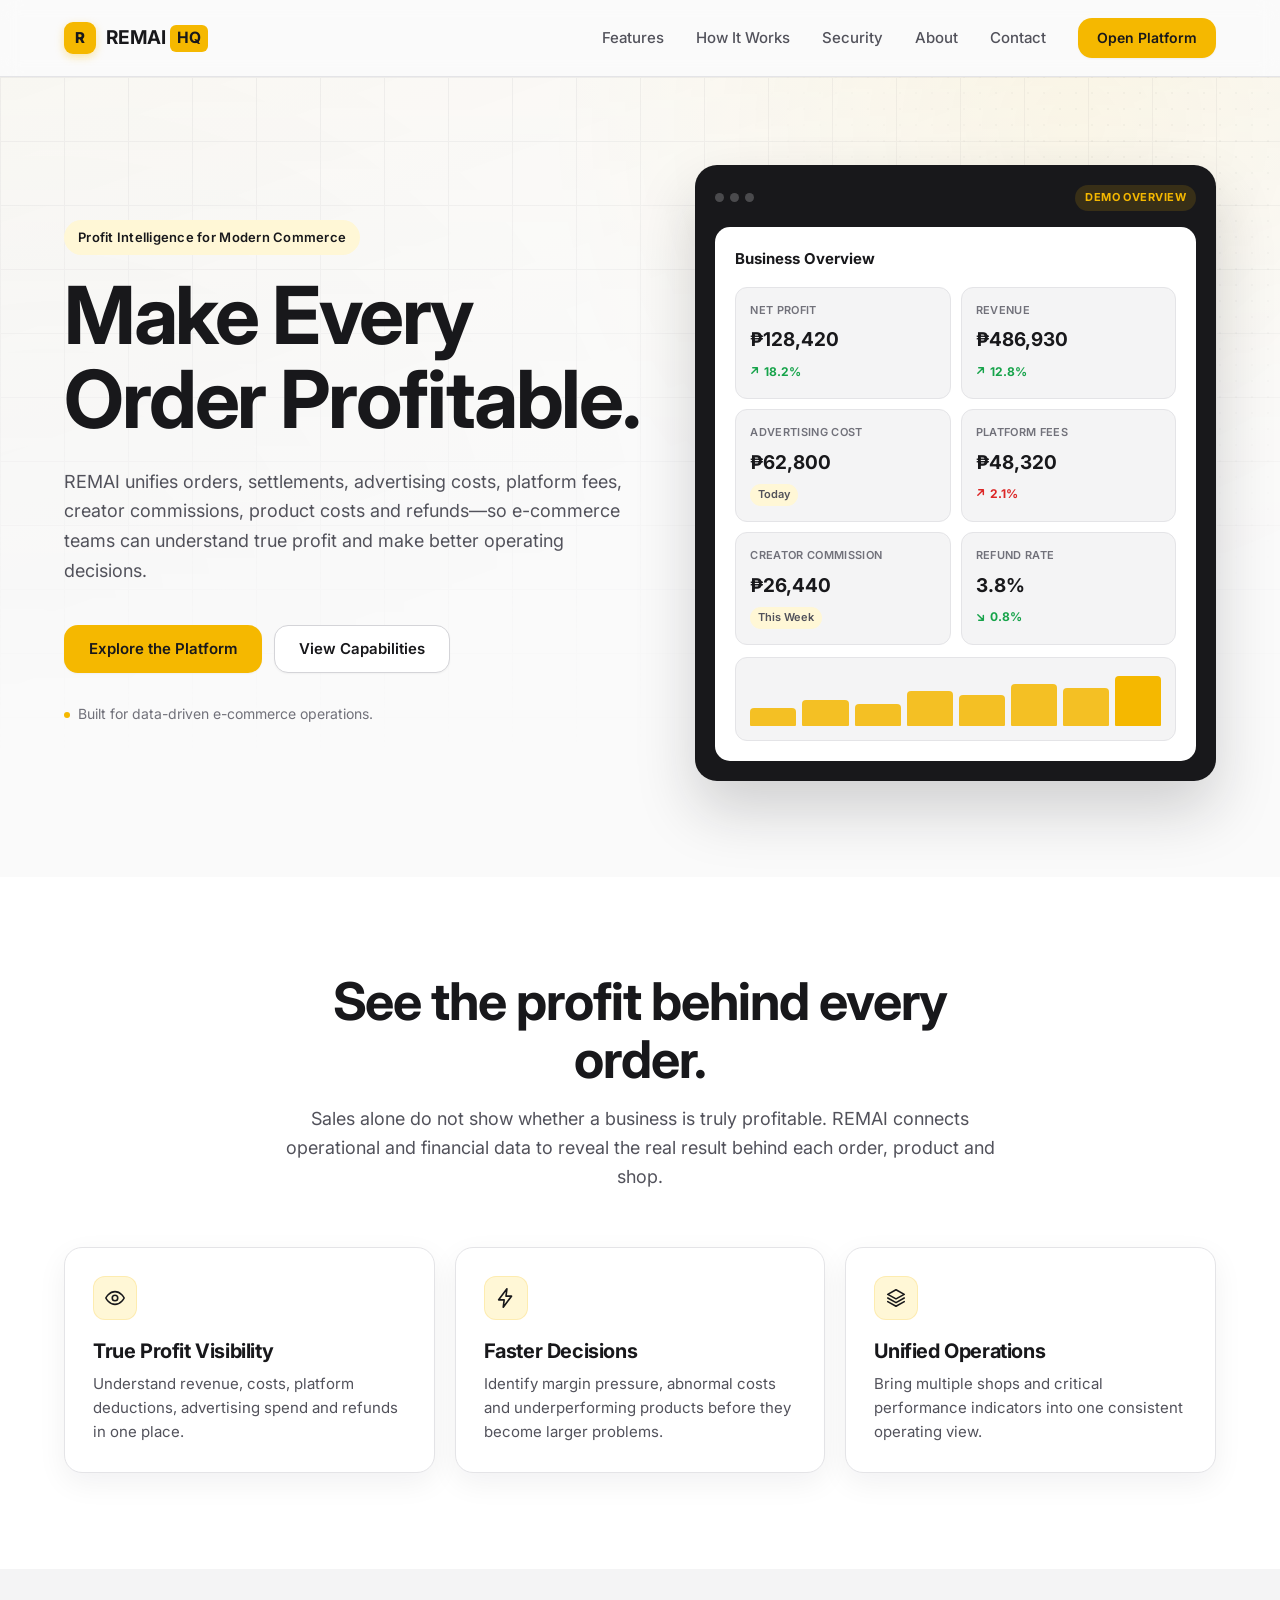
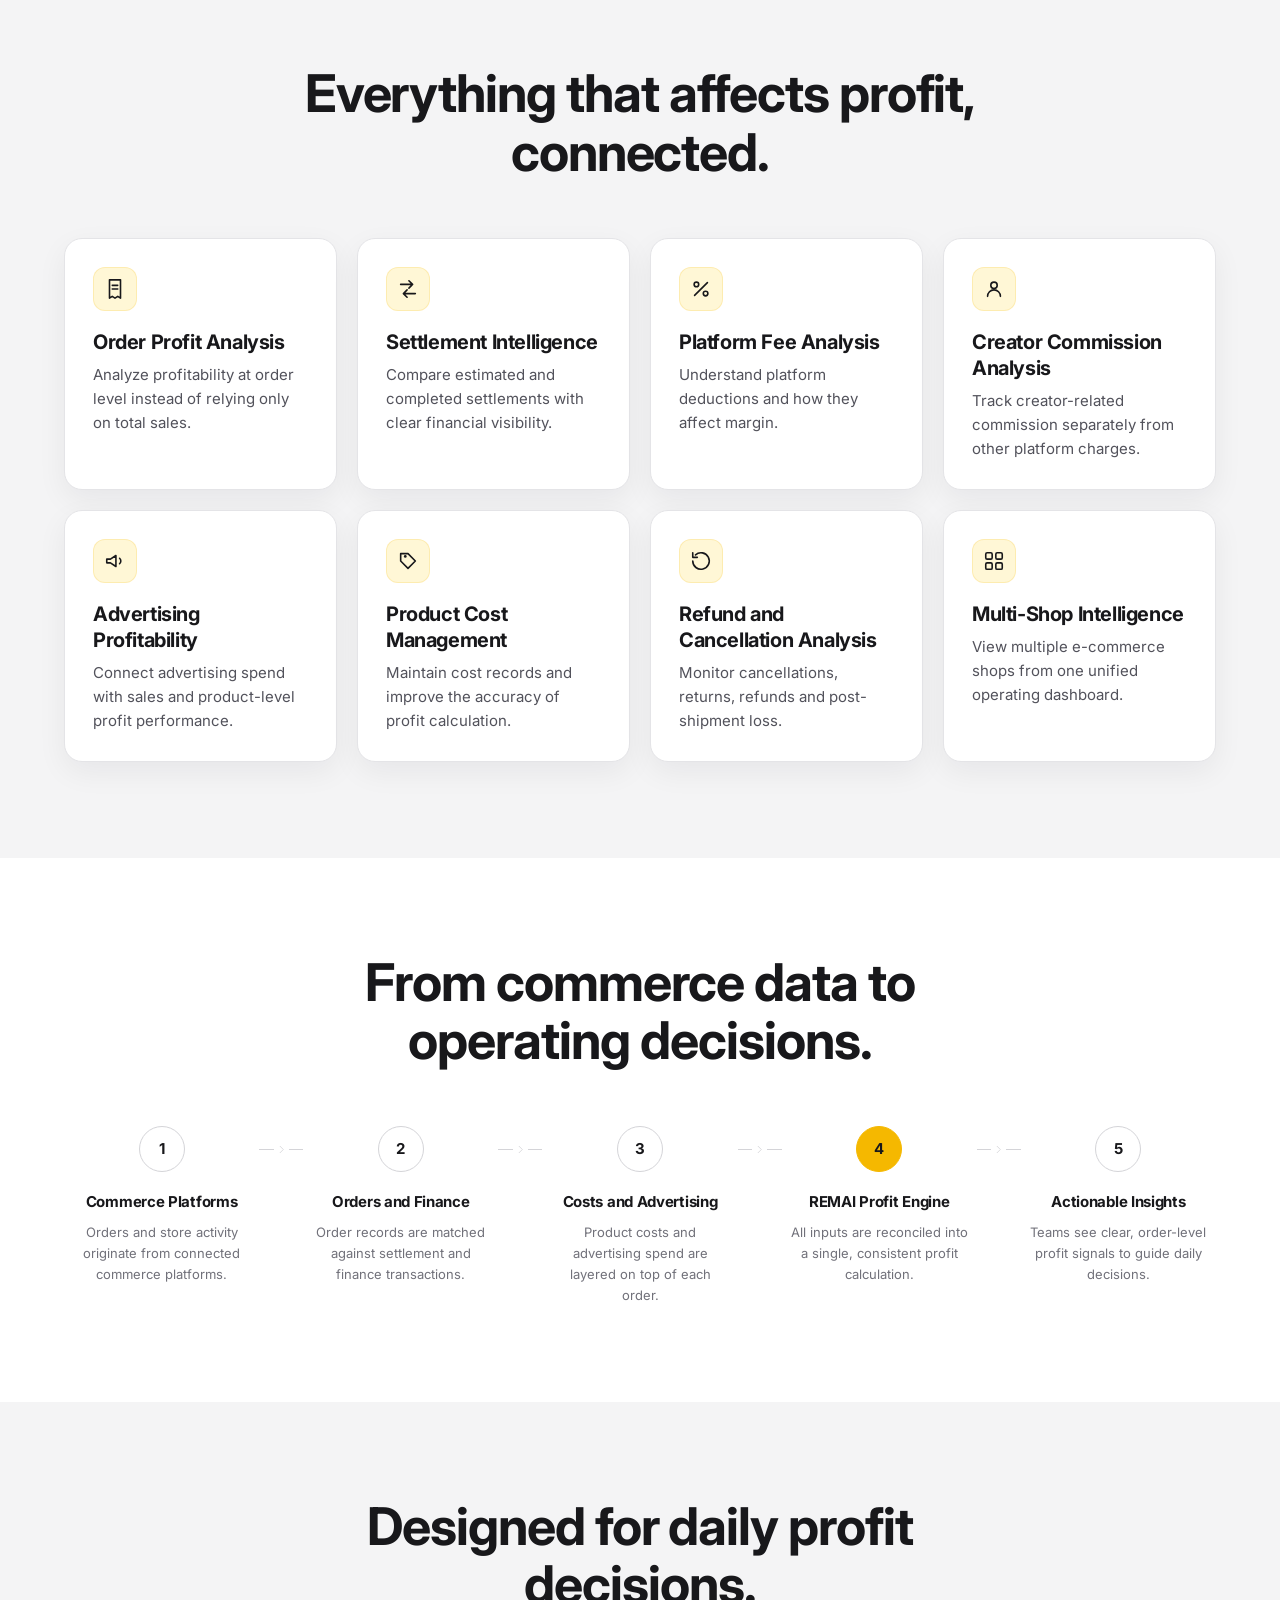
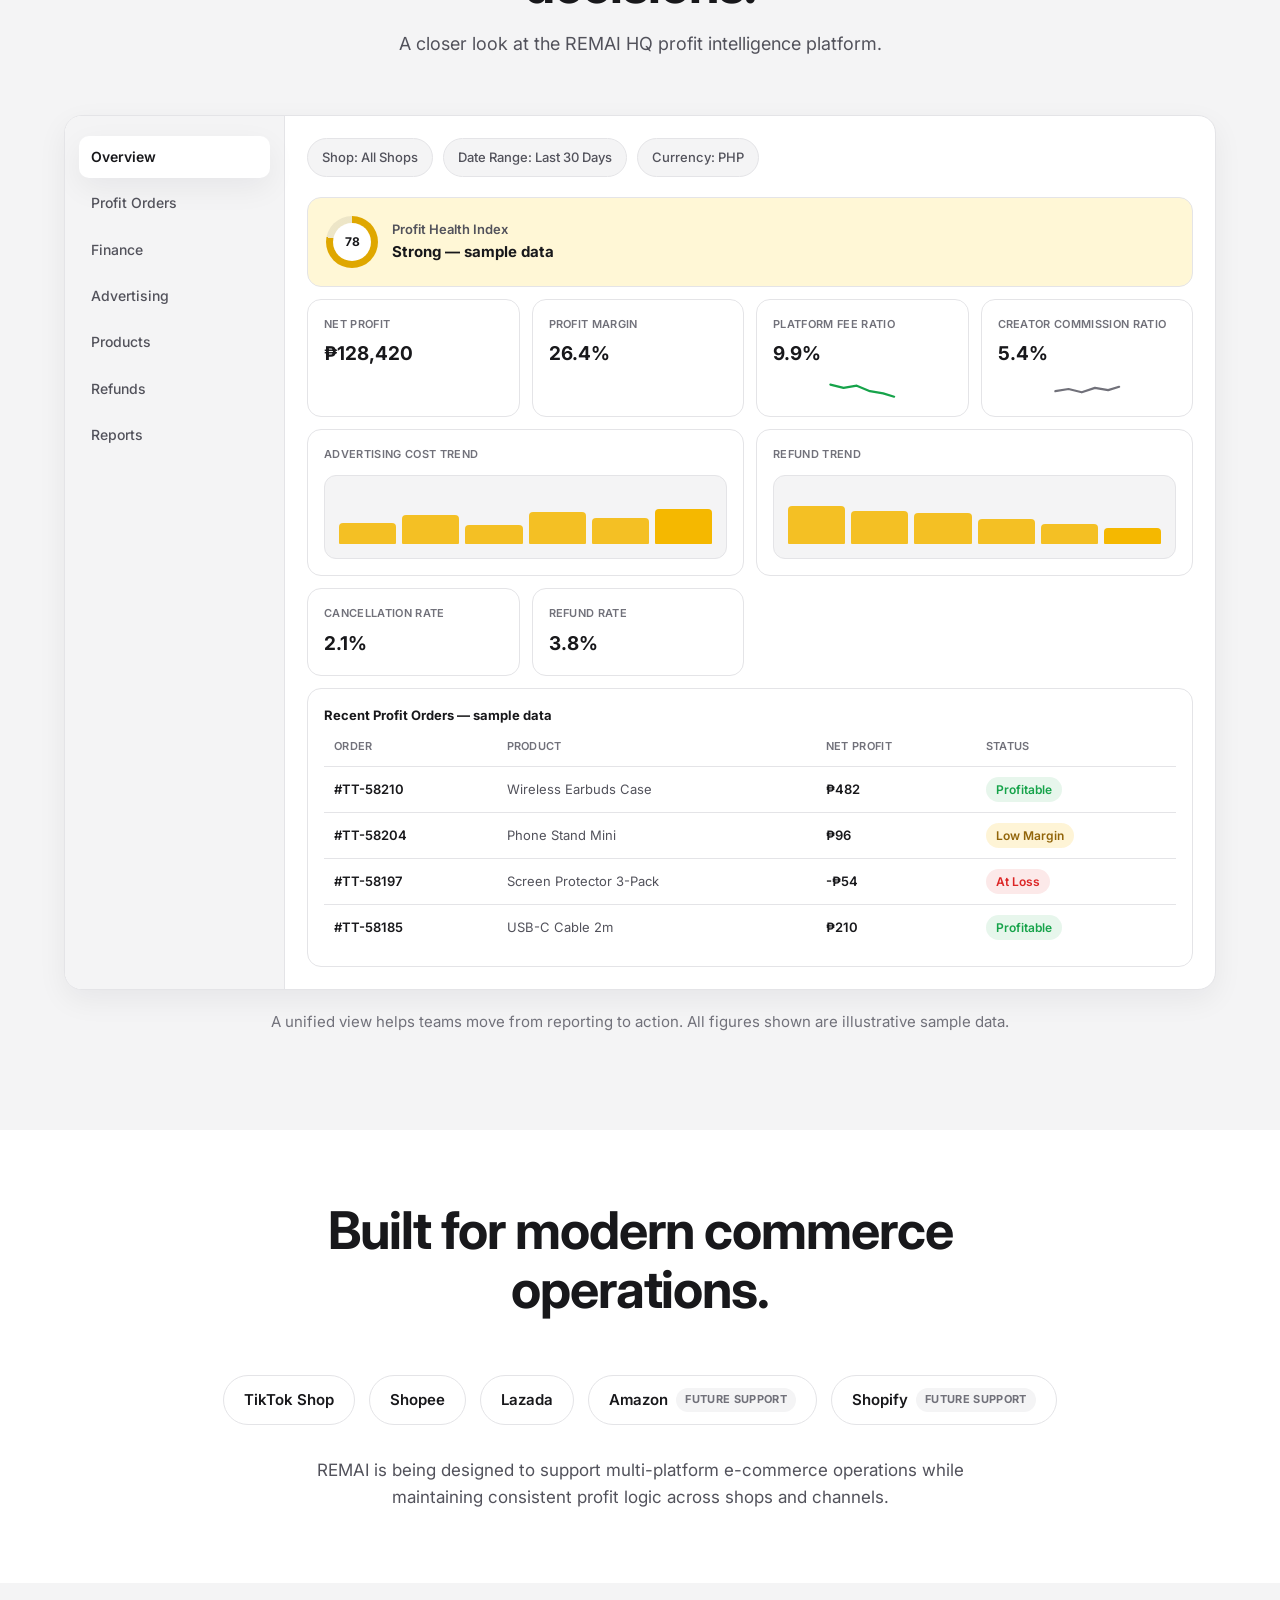
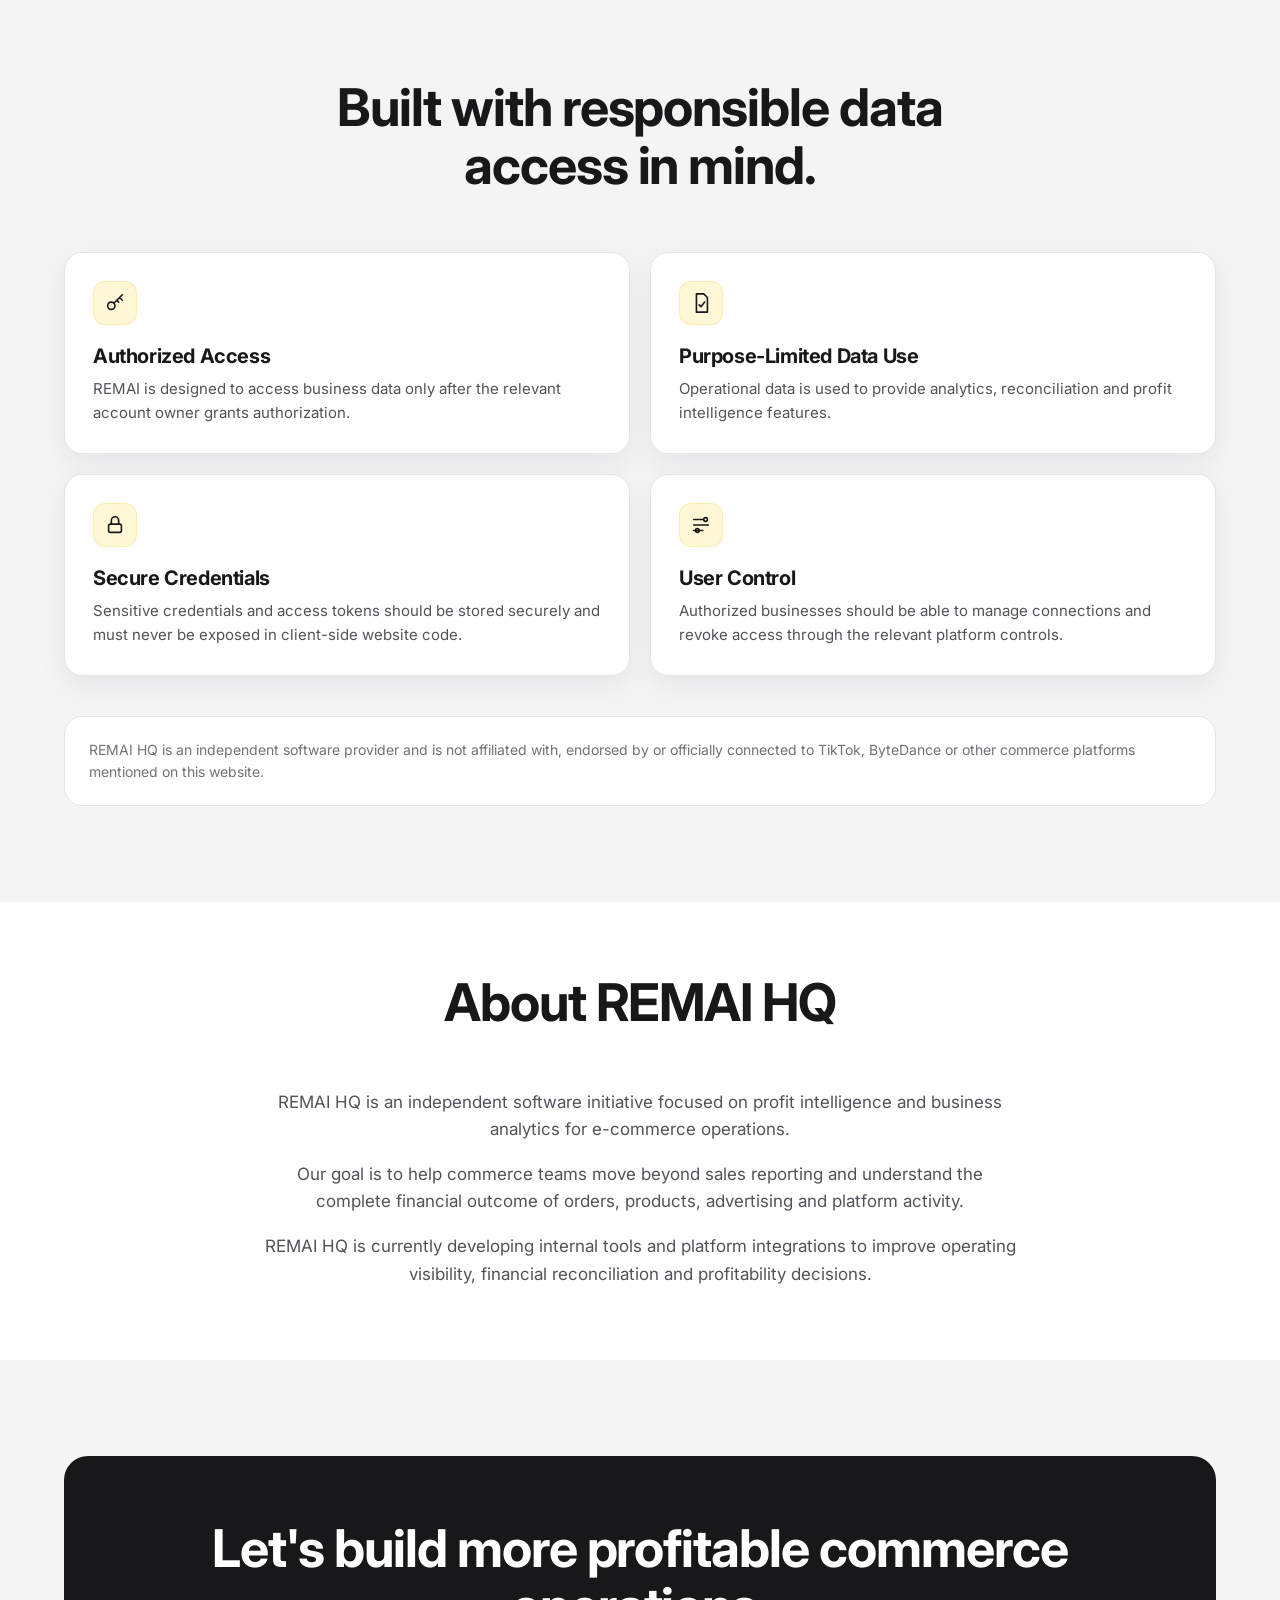
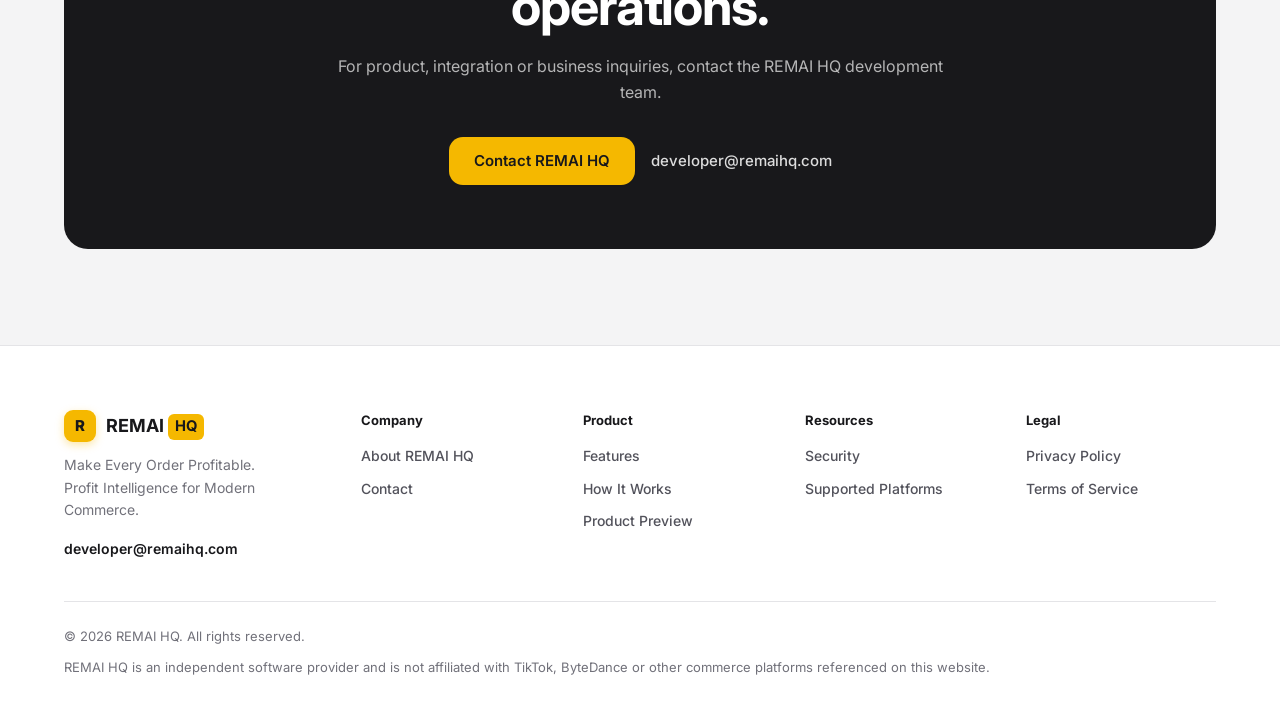
<file: index.html>
<!DOCTYPE html>
<html lang="en">
<head>
  <meta charset="UTF-8">
  <meta name="viewport" content="width=device-width, initial-scale=1.0">

  <title>REMAI HQ | Profit Intelligence for Modern Commerce</title>
  <meta name="description" content="REMAI HQ helps e-commerce teams understand true profit by connecting orders, settlements, advertising costs, platform fees, creator commissions, product costs and refunds.">

  <link rel="canonical" href="https://remaihq.com/">
  <meta name="theme-color" content="#FAFAFA">
  <link rel="icon" type="image/svg+xml" href="assets/img/favicon.svg">

  <meta property="og:title" content="REMAI HQ | Profit Intelligence for Modern Commerce">
  <meta property="og:description" content="REMAI HQ helps e-commerce teams understand true profit by connecting orders, settlements, advertising costs, platform fees, creator commissions, product costs and refunds.">
  <meta property="og:url" content="https://remaihq.com/">
  <meta property="og:type" content="website">
  <meta property="og:site_name" content="REMAI HQ">

  <meta name="twitter:card" content="summary">
  <meta name="twitter:title" content="REMAI HQ | Profit Intelligence for Modern Commerce">
  <meta name="twitter:description" content="REMAI HQ helps e-commerce teams understand true profit by connecting orders, settlements, advertising costs, platform fees, creator commissions, product costs and refunds.">

  <link rel="preconnect" href="https://fonts.googleapis.com">
  <link rel="preconnect" href="https://fonts.gstatic.com" crossorigin>
  <link href="https://fonts.googleapis.com/css2?family=Inter:wght@400;500;600;700&display=swap" rel="stylesheet">

  <link rel="stylesheet" href="assets/css/styles.css">

  <script type="application/ld+json">
  {
    "@context": "https://schema.org",
    "@type": "Organization",
    "name": "REMAI HQ",
    "url": "https://remaihq.com",
    "email": "developer@remaihq.com"
  }
  </script>
</head>
<body>

  <header class="site-header">
    <div class="container navbar">
      <a href="#" class="brand" aria-label="REMAI HQ home">
        <span class="brand-mark" aria-hidden="true"><span>R</span></span>
        <span><span class="brand-word-remai">REMAI</span> <span class="brand-word-hq">HQ</span></span>
      </a>

      <nav class="nav-links" data-nav-links data-open="false" aria-label="Primary">
        <a href="#features">Features</a>
        <a href="#how-it-works">How It Works</a>
        <a href="#security">Security</a>
        <a href="#about">About</a>
        <a href="#contact">Contact</a>
        <a href="#contact" class="btn btn-primary btn-sm">Open Platform</a>
      </nav>

      <button class="nav-toggle" data-nav-toggle type="button" aria-label="Toggle navigation menu" aria-expanded="false">
        <svg viewBox="0 0 24 24" fill="none" stroke="currentColor" stroke-width="1.75" stroke-linecap="round" aria-hidden="true">
          <path d="M3 6h18M3 12h18M3 18h18"/>
        </svg>
      </button>
    </div>
  </header>

  <main>

    <!-- Hero -->
    <section class="hero">
      <div class="container hero-grid">
        <div class="hero-copy">
          <span class="eyebrow">Profit Intelligence for Modern Commerce</span>
          <h1>Make Every Order Profitable.</h1>
          <p class="lede">
            REMAI unifies orders, settlements, advertising costs, platform fees, creator commissions,
            product costs and refunds—so e-commerce teams can understand true profit and make better
            operating decisions.
          </p>
          <div class="hero-actions">
            <a href="#product" class="btn btn-primary">Explore the Platform</a>
            <a href="#features" class="btn btn-secondary">View Capabilities</a>
          </div>
          <p class="hero-note">Built for data-driven e-commerce operations.</p>
        </div>

        <div class="dashboard-card" role="img" aria-label="Example REMAI profit dashboard with demo figures" data-animate>
          <div class="dashboard-chrome">
            <div class="dashboard-dots"><span></span><span></span><span></span></div>
            <span class="dashboard-tag">Demo overview</span>
          </div>
          <div class="dashboard-panel">
            <div class="dashboard-panel-title">Business Overview</div>
            <div class="metric-grid">
              <div class="metric-tile">
                <div class="metric-label">Net Profit</div>
                <div class="metric-value">₱128,420</div>
                <span class="metric-trend is-good">
                  <svg viewBox="0 0 12 12" fill="none" stroke="currentColor" stroke-width="1.6" stroke-linecap="round" stroke-linejoin="round" aria-hidden="true"><path d="M2 8 8 2M8 2H3M8 2v5"/></svg>
                  18.2%
                </span>
              </div>
              <div class="metric-tile">
                <div class="metric-label">Revenue</div>
                <div class="metric-value">₱486,930</div>
                <span class="metric-trend is-good">
                  <svg viewBox="0 0 12 12" fill="none" stroke="currentColor" stroke-width="1.6" stroke-linecap="round" stroke-linejoin="round" aria-hidden="true"><path d="M2 8 8 2M8 2H3M8 2v5"/></svg>
                  12.8%
                </span>
              </div>
              <div class="metric-tile">
                <div class="metric-label">Advertising Cost</div>
                <div class="metric-value">₱62,800</div>
                <span class="metric-period">Today</span>
              </div>
              <div class="metric-tile">
                <div class="metric-label">Platform Fees</div>
                <div class="metric-value">₱48,320</div>
                <span class="metric-trend is-bad">
                  <svg viewBox="0 0 12 12" fill="none" stroke="currentColor" stroke-width="1.6" stroke-linecap="round" stroke-linejoin="round" aria-hidden="true"><path d="M2 8 8 2M8 2H3M8 2v5"/></svg>
                  2.1%
                </span>
              </div>
              <div class="metric-tile">
                <div class="metric-label">Creator Commission</div>
                <div class="metric-value">₱26,440</div>
                <span class="metric-period">This Week</span>
              </div>
              <div class="metric-tile">
                <div class="metric-label">Refund Rate</div>
                <div class="metric-value">3.8%</div>
                <span class="metric-trend is-good">
                  <svg viewBox="0 0 12 12" fill="none" stroke="currentColor" stroke-width="1.6" stroke-linecap="round" stroke-linejoin="round" aria-hidden="true"><path d="M2 4 8 10M8 10H3M8 10V5"/></svg>
                  0.8%
                </span>
              </div>
            </div>
            <div class="mini-chart" aria-hidden="true">
              <div class="bar" style="height: 32%;"></div>
              <div class="bar" style="height: 48%;"></div>
              <div class="bar" style="height: 40%;"></div>
              <div class="bar" style="height: 64%;"></div>
              <div class="bar" style="height: 56%;"></div>
              <div class="bar" style="height: 78%;"></div>
              <div class="bar" style="height: 70%;"></div>
              <div class="bar" style="height: 92%;"></div>
            </div>
          </div>
        </div>
      </div>
    </section>

    <!-- Product Value -->
    <section id="product" class="section-surface">
      <div class="container">
        <div class="section-heading" data-animate>
          <h2>See the profit behind every order.</h2>
          <p>
            Sales alone do not show whether a business is truly profitable. REMAI connects operational
            and financial data to reveal the real result behind each order, product and shop.
          </p>
        </div>

        <div class="card-grid-3">
          <article class="card" data-animate>
            <div class="card-icon">
              <svg viewBox="0 0 24 24" fill="none" stroke="currentColor" stroke-width="1.75" stroke-linecap="round" stroke-linejoin="round" aria-hidden="true">
                <path d="M2 12s3.5-7 10-7 10 7 10 7-3.5 7-10 7-10-7-10-7Z"/>
                <circle cx="12" cy="12" r="3"/>
              </svg>
            </div>
            <h3>True Profit Visibility</h3>
            <p>Understand revenue, costs, platform deductions, advertising spend and refunds in one place.</p>
          </article>

          <article class="card" data-animate>
            <div class="card-icon">
              <svg viewBox="0 0 24 24" fill="none" stroke="currentColor" stroke-width="1.75" stroke-linecap="round" stroke-linejoin="round" aria-hidden="true">
                <path d="M13 2 4 14h6l-1 8 9-12h-6l1-8Z"/>
              </svg>
            </div>
            <h3>Faster Decisions</h3>
            <p>Identify margin pressure, abnormal costs and underperforming products before they become larger problems.</p>
          </article>

          <article class="card" data-animate>
            <div class="card-icon">
              <svg viewBox="0 0 24 24" fill="none" stroke="currentColor" stroke-width="1.75" stroke-linecap="round" stroke-linejoin="round" aria-hidden="true">
                <path d="M12 3 3 8l9 5 9-5-9-5Z"/>
                <path d="M3 12l9 5 9-5"/>
                <path d="M3 16l9 5 9-5"/>
              </svg>
            </div>
            <h3>Unified Operations</h3>
            <p>Bring multiple shops and critical performance indicators into one consistent operating view.</p>
          </article>
        </div>
      </div>
    </section>

    <!-- Core Capabilities -->
    <section id="features" class="section-tint">
      <div class="container">
        <div class="section-heading" data-animate>
          <h2>Everything that affects profit, connected.</h2>
        </div>

        <div class="card-grid-4">
          <article class="card" data-animate>
            <div class="card-icon">
              <svg viewBox="0 0 24 24" fill="none" stroke="currentColor" stroke-width="1.75" stroke-linecap="round" stroke-linejoin="round" aria-hidden="true">
                <path d="M6 2h12v20l-3-2-3 2-3-2-3 2V2Z"/>
                <path d="M9 8h6M9 12h6"/>
              </svg>
            </div>
            <h3>Order Profit Analysis</h3>
            <p>Analyze profitability at order level instead of relying only on total sales.</p>
          </article>

          <article class="card" data-animate>
            <div class="card-icon">
              <svg viewBox="0 0 24 24" fill="none" stroke="currentColor" stroke-width="1.75" stroke-linecap="round" stroke-linejoin="round" aria-hidden="true">
                <path d="M4 7h13M13 3l4 4-4 4"/>
                <path d="M20 17H7M11 21l-4-4 4-4"/>
              </svg>
            </div>
            <h3>Settlement Intelligence</h3>
            <p>Compare estimated and completed settlements with clear financial visibility.</p>
          </article>

          <article class="card" data-animate>
            <div class="card-icon">
              <svg viewBox="0 0 24 24" fill="none" stroke="currentColor" stroke-width="1.75" stroke-linecap="round" stroke-linejoin="round" aria-hidden="true">
                <path d="M19 5 5 19"/>
                <circle cx="7" cy="7" r="2.5"/>
                <circle cx="17" cy="17" r="2.5"/>
              </svg>
            </div>
            <h3>Platform Fee Analysis</h3>
            <p>Understand platform deductions and how they affect margin.</p>
          </article>

          <article class="card" data-animate>
            <div class="card-icon">
              <svg viewBox="0 0 24 24" fill="none" stroke="currentColor" stroke-width="1.75" stroke-linecap="round" stroke-linejoin="round" aria-hidden="true">
                <circle cx="12" cy="8" r="3.5"/>
                <path d="M5 20a7 7 0 0 1 14 0"/>
              </svg>
            </div>
            <h3>Creator Commission Analysis</h3>
            <p>Track creator-related commission separately from other platform charges.</p>
          </article>

          <article class="card" data-animate>
            <div class="card-icon">
              <svg viewBox="0 0 24 24" fill="none" stroke="currentColor" stroke-width="1.75" stroke-linecap="round" stroke-linejoin="round" aria-hidden="true">
                <path d="M3 10v4h4l6 4V6l-6 4H3Z"/>
                <path d="M17 9a4 4 0 0 1 0 6"/>
              </svg>
            </div>
            <h3>Advertising Profitability</h3>
            <p>Connect advertising spend with sales and product-level profit performance.</p>
          </article>

          <article class="card" data-animate>
            <div class="card-icon">
              <svg viewBox="0 0 24 24" fill="none" stroke="currentColor" stroke-width="1.75" stroke-linecap="round" stroke-linejoin="round" aria-hidden="true">
                <path d="M20 12 12 20 4 12V4h8l8 8Z"/>
                <circle cx="9" cy="7" r="1.5" fill="currentColor" stroke="none"/>
              </svg>
            </div>
            <h3>Product Cost Management</h3>
            <p>Maintain cost records and improve the accuracy of profit calculation.</p>
          </article>

          <article class="card" data-animate>
            <div class="card-icon">
              <svg viewBox="0 0 24 24" fill="none" stroke="currentColor" stroke-width="1.75" stroke-linecap="round" stroke-linejoin="round" aria-hidden="true">
                <path d="M3 12a9 9 0 1 0 3-6.7"/>
                <path d="M3 3v5h5"/>
              </svg>
            </div>
            <h3>Refund and Cancellation Analysis</h3>
            <p>Monitor cancellations, returns, refunds and post-shipment loss.</p>
          </article>

          <article class="card" data-animate>
            <div class="card-icon">
              <svg viewBox="0 0 24 24" fill="none" stroke="currentColor" stroke-width="1.75" stroke-linecap="round" stroke-linejoin="round" aria-hidden="true">
                <rect x="3" y="3" width="7" height="7" rx="1.5"/>
                <rect x="14" y="3" width="7" height="7" rx="1.5"/>
                <rect x="3" y="14" width="7" height="7" rx="1.5"/>
                <rect x="14" y="14" width="7" height="7" rx="1.5"/>
              </svg>
            </div>
            <h3>Multi-Shop Intelligence</h3>
            <p>View multiple e-commerce shops from one unified operating dashboard.</p>
          </article>
        </div>
      </div>
    </section>

    <!-- How REMAI Works -->
    <section id="how-it-works" class="section-surface">
      <div class="container">
        <div class="section-heading" data-animate>
          <h2>From commerce data to operating decisions.</h2>
        </div>

        <div class="flow">
          <div class="flow-step" data-animate>
            <div class="flow-node">1</div>
            <h4>Commerce Platforms</h4>
            <p>Orders and store activity originate from connected commerce platforms.</p>
          </div>
          <div class="flow-connector" aria-hidden="true">
            <svg viewBox="0 0 24 24" fill="none" stroke="currentColor" stroke-width="1.75" stroke-linecap="round" stroke-linejoin="round"><path d="M9 5l7 7-7 7"/></svg>
          </div>
          <div class="flow-step" data-animate>
            <div class="flow-node">2</div>
            <h4>Orders and Finance</h4>
            <p>Order records are matched against settlement and finance transactions.</p>
          </div>
          <div class="flow-connector" aria-hidden="true">
            <svg viewBox="0 0 24 24" fill="none" stroke="currentColor" stroke-width="1.75" stroke-linecap="round" stroke-linejoin="round"><path d="M9 5l7 7-7 7"/></svg>
          </div>
          <div class="flow-step" data-animate>
            <div class="flow-node">3</div>
            <h4>Costs and Advertising</h4>
            <p>Product costs and advertising spend are layered on top of each order.</p>
          </div>
          <div class="flow-connector" aria-hidden="true">
            <svg viewBox="0 0 24 24" fill="none" stroke="currentColor" stroke-width="1.75" stroke-linecap="round" stroke-linejoin="round"><path d="M9 5l7 7-7 7"/></svg>
          </div>
          <div class="flow-step is-core" data-animate>
            <div class="flow-node">4</div>
            <h4>REMAI Profit Engine</h4>
            <p>All inputs are reconciled into a single, consistent profit calculation.</p>
          </div>
          <div class="flow-connector" aria-hidden="true">
            <svg viewBox="0 0 24 24" fill="none" stroke="currentColor" stroke-width="1.75" stroke-linecap="round" stroke-linejoin="round"><path d="M9 5l7 7-7 7"/></svg>
          </div>
          <div class="flow-step" data-animate>
            <div class="flow-node">5</div>
            <h4>Actionable Insights</h4>
            <p>Teams see clear, order-level profit signals to guide daily decisions.</p>
          </div>
        </div>
      </div>
    </section>

    <!-- Product Preview -->
    <section id="preview" class="section-tint">
      <div class="container">
        <div class="section-heading" data-animate>
          <h2>Designed for daily profit decisions.</h2>
          <p>A closer look at the REMAI HQ profit intelligence platform.</p>
        </div>

        <div class="preview-shell" data-animate>
          <div class="preview-sidebar">
            <div class="preview-sidebar-item is-active">Overview</div>
            <div class="preview-sidebar-item">Profit Orders</div>
            <div class="preview-sidebar-item">Finance</div>
            <div class="preview-sidebar-item">Advertising</div>
            <div class="preview-sidebar-item">Products</div>
            <div class="preview-sidebar-item">Refunds</div>
            <div class="preview-sidebar-item">Reports</div>
          </div>

          <div class="preview-main">
            <div class="preview-toolbar">
              <span class="preview-chip">Shop: All Shops</span>
              <span class="preview-chip">Date Range: Last 30 Days</span>
              <span class="preview-chip">Currency: PHP</span>
            </div>

            <div class="preview-grid">
              <div class="preview-health">
                <div class="preview-health-ring" aria-hidden="true"><span>78</span></div>
                <div>
                  <div class="preview-health-label">Profit Health Index</div>
                  <div class="preview-health-value">Strong — sample data</div>
                </div>
              </div>

              <div class="preview-tile">
                <div class="metric-label">Net Profit</div>
                <div class="metric-value">₱128,420</div>
              </div>
              <div class="preview-tile">
                <div class="metric-label">Profit Margin</div>
                <div class="metric-value">26.4%</div>
              </div>
              <div class="preview-tile">
                <div class="metric-label">Platform Fee Ratio</div>
                <div class="metric-value">9.9%</div>
                <div class="sparkline" aria-hidden="true">
                  <svg viewBox="0 0 60 20" fill="none" stroke="currentColor" stroke-width="2" stroke-linecap="round" stroke-linejoin="round" style="color: var(--color-success);">
                    <polyline points="1,6 13,9 25,7 37,12 49,14 59,17"/>
                  </svg>
                </div>
              </div>
              <div class="preview-tile">
                <div class="metric-label">Creator Commission Ratio</div>
                <div class="metric-value">5.4%</div>
                <div class="sparkline" aria-hidden="true">
                  <svg viewBox="0 0 60 20" fill="none" stroke="currentColor" stroke-width="2" stroke-linecap="round" stroke-linejoin="round" style="color: var(--color-text-muted);">
                    <polyline points="1,12 13,10 25,13 37,9 49,11 59,8"/>
                  </svg>
                </div>
              </div>

              <div class="preview-tile span-2">
                <div class="metric-label">Advertising Cost Trend</div>
                <div class="mini-chart" aria-hidden="true">
                  <div class="bar" style="height: 40%;"></div>
                  <div class="bar" style="height: 55%;"></div>
                  <div class="bar" style="height: 35%;"></div>
                  <div class="bar" style="height: 60%;"></div>
                  <div class="bar" style="height: 48%;"></div>
                  <div class="bar" style="height: 66%;"></div>
                </div>
              </div>
              <div class="preview-tile span-2">
                <div class="metric-label">Refund Trend</div>
                <div class="mini-chart" aria-hidden="true">
                  <div class="bar" style="height: 70%;"></div>
                  <div class="bar" style="height: 62%;"></div>
                  <div class="bar" style="height: 58%;"></div>
                  <div class="bar" style="height: 46%;"></div>
                  <div class="bar" style="height: 38%;"></div>
                  <div class="bar" style="height: 30%;"></div>
                </div>
              </div>
              <div class="preview-tile">
                <div class="metric-label">Cancellation Rate</div>
                <div class="metric-value">2.1%</div>
              </div>
              <div class="preview-tile">
                <div class="metric-label">Refund Rate</div>
                <div class="metric-value">3.8%</div>
              </div>
            </div>

            <div class="preview-table-wrap">
              <div class="preview-table-title">Recent Profit Orders — sample data</div>
              <table class="preview-table">
                <thead>
                  <tr>
                    <th scope="col">Order</th>
                    <th scope="col">Product</th>
                    <th scope="col">Net Profit</th>
                    <th scope="col">Status</th>
                  </tr>
                </thead>
                <tbody>
                  <tr>
                    <td>#TT-58210</td>
                    <td>Wireless Earbuds Case</td>
                    <td>₱482</td>
                    <td><span class="status-pill is-good">Profitable</span></td>
                  </tr>
                  <tr>
                    <td>#TT-58204</td>
                    <td>Phone Stand Mini</td>
                    <td>₱96</td>
                    <td><span class="status-pill is-warn">Low Margin</span></td>
                  </tr>
                  <tr>
                    <td>#TT-58197</td>
                    <td>Screen Protector 3-Pack</td>
                    <td>-₱54</td>
                    <td><span class="status-pill is-bad">At Loss</span></td>
                  </tr>
                  <tr>
                    <td>#TT-58185</td>
                    <td>USB-C Cable 2m</td>
                    <td>₱210</td>
                    <td><span class="status-pill is-good">Profitable</span></td>
                  </tr>
                </tbody>
              </table>
            </div>
          </div>
        </div>

        <p class="preview-caption">A unified view helps teams move from reporting to action. All figures shown are illustrative sample data.</p>
      </div>
    </section>

    <!-- Built for Modern Commerce -->
    <section id="platforms" class="section-surface section-tight">
      <div class="container">
        <div class="section-heading" data-animate>
          <h2>Built for modern commerce operations.</h2>
        </div>

        <div class="platform-row" data-animate>
          <span class="platform-badge">TikTok Shop</span>
          <span class="platform-badge">Shopee</span>
          <span class="platform-badge">Lazada</span>
          <span class="platform-badge">Amazon <span class="future">Future support</span></span>
          <span class="platform-badge">Shopify <span class="future">Future support</span></span>
        </div>

        <p class="centered-copy">
          REMAI is being designed to support multi-platform e-commerce operations while maintaining
          consistent profit logic across shops and channels.
        </p>
      </div>
    </section>

    <!-- Security -->
    <section id="security" class="section-tint">
      <div class="container">
        <div class="section-heading" data-animate>
          <h2>Built with responsible data access in mind.</h2>
        </div>

        <div class="card-grid-2">
          <article class="card" data-animate>
            <div class="card-icon">
              <svg viewBox="0 0 24 24" fill="none" stroke="currentColor" stroke-width="1.75" stroke-linecap="round" stroke-linejoin="round" aria-hidden="true">
                <circle cx="8" cy="15" r="4"/>
                <path d="M11 12 20 3M17 6l3 3M14 9l2 2"/>
              </svg>
            </div>
            <h3>Authorized Access</h3>
            <p>REMAI is designed to access business data only after the relevant account owner grants authorization.</p>
          </article>

          <article class="card" data-animate>
            <div class="card-icon">
              <svg viewBox="0 0 24 24" fill="none" stroke="currentColor" stroke-width="1.75" stroke-linecap="round" stroke-linejoin="round" aria-hidden="true">
                <path d="M7 2h8l4 4v16H7V2Z"/>
                <path d="M10 14l2 2 4-5"/>
              </svg>
            </div>
            <h3>Purpose-Limited Data Use</h3>
            <p>Operational data is used to provide analytics, reconciliation and profit intelligence features.</p>
          </article>

          <article class="card" data-animate>
            <div class="card-icon">
              <svg viewBox="0 0 24 24" fill="none" stroke="currentColor" stroke-width="1.75" stroke-linecap="round" stroke-linejoin="round" aria-hidden="true">
                <rect x="5" y="11" width="14" height="9" rx="2"/>
                <path d="M8 11V7a4 4 0 0 1 8 0v4"/>
              </svg>
            </div>
            <h3>Secure Credentials</h3>
            <p>Sensitive credentials and access tokens should be stored securely and must never be exposed in client-side website code.</p>
          </article>

          <article class="card" data-animate>
            <div class="card-icon">
              <svg viewBox="0 0 24 24" fill="none" stroke="currentColor" stroke-width="1.75" stroke-linecap="round" stroke-linejoin="round" aria-hidden="true">
                <path d="M4 6h10M4 12h16M4 18h10"/>
                <circle cx="17" cy="6" r="2"/>
                <circle cx="8" cy="18" r="2"/>
              </svg>
            </div>
            <h3>User Control</h3>
            <p>Authorized businesses should be able to manage connections and revoke access through the relevant platform controls.</p>
          </article>
        </div>

        <div class="disclaimer-box">
          <p>
            REMAI HQ is an independent software provider and is not affiliated with, endorsed by or
            officially connected to TikTok, ByteDance or other commerce platforms mentioned on this website.
          </p>
        </div>
      </div>
    </section>

    <!-- About -->
    <section id="about" class="section-surface section-tight">
      <div class="container">
        <div class="section-heading" data-animate>
          <h2>About REMAI HQ</h2>
        </div>

        <div class="about-copy" data-animate>
          <p>
            REMAI HQ is an independent software initiative focused on profit intelligence and business
            analytics for e-commerce operations.
          </p>
          <p>
            Our goal is to help commerce teams move beyond sales reporting and understand the complete
            financial outcome of orders, products, advertising and platform activity.
          </p>
          <p>
            REMAI HQ is currently developing internal tools and platform integrations to improve
            operating visibility, financial reconciliation and profitability decisions.
          </p>
        </div>
      </div>
    </section>

    <!-- Final CTA -->
    <section id="contact" class="section-tint">
      <div class="container">
        <div class="cta-box" data-animate>
          <h2>Let's build more profitable commerce operations.</h2>
          <p>For product, integration or business inquiries, contact the REMAI HQ development team.</p>
          <div class="cta-actions">
            <a href="mailto:developer@remaihq.com" class="btn btn-primary">Contact REMAI HQ</a>
            <a href="mailto:developer@remaihq.com" class="cta-email">developer@remaihq.com</a>
          </div>
        </div>
      </div>
    </section>

  </main>

  <footer class="site-footer">
    <div class="container">
      <div class="footer-top">
        <div>
          <div class="footer-brand-word">
            <span class="brand-mark" aria-hidden="true"><span>R</span></span>
            <span><span class="brand-word-remai">REMAI</span> <span class="brand-word-hq">HQ</span></span>
          </div>
          <div class="footer-tagline">Make Every Order Profitable.<br>Profit Intelligence for Modern Commerce.</div>
          <a href="mailto:developer@remaihq.com" class="footer-email">developer@remaihq.com</a>
        </div>

        <div>
          <div class="footer-col-title">Company</div>
          <nav class="footer-col-links" aria-label="Company">
            <a href="#about">About REMAI HQ</a>
            <a href="#contact">Contact</a>
          </nav>
        </div>

        <div>
          <div class="footer-col-title">Product</div>
          <nav class="footer-col-links" aria-label="Product">
            <a href="#features">Features</a>
            <a href="#how-it-works">How It Works</a>
            <a href="#preview">Product Preview</a>
          </nav>
        </div>

        <div>
          <div class="footer-col-title">Resources</div>
          <nav class="footer-col-links" aria-label="Resources">
            <a href="#security">Security</a>
            <a href="#platforms">Supported Platforms</a>
          </nav>
        </div>

        <div>
          <div class="footer-col-title">Legal</div>
          <nav class="footer-col-links" aria-label="Legal">
            <a href="privacy.html">Privacy Policy</a>
            <a href="terms.html">Terms of Service</a>
          </nav>
        </div>
      </div>

      <div class="footer-bottom">
        <p>&copy; <span data-current-year>2026</span> REMAI HQ. All rights reserved.</p>
        <p>REMAI HQ is an independent software provider and is not affiliated with TikTok, ByteDance or other commerce platforms referenced on this website.</p>
      </div>
    </div>
  </footer>

  <script src="assets/js/main.js"></script>
</body>
</html>
</file>
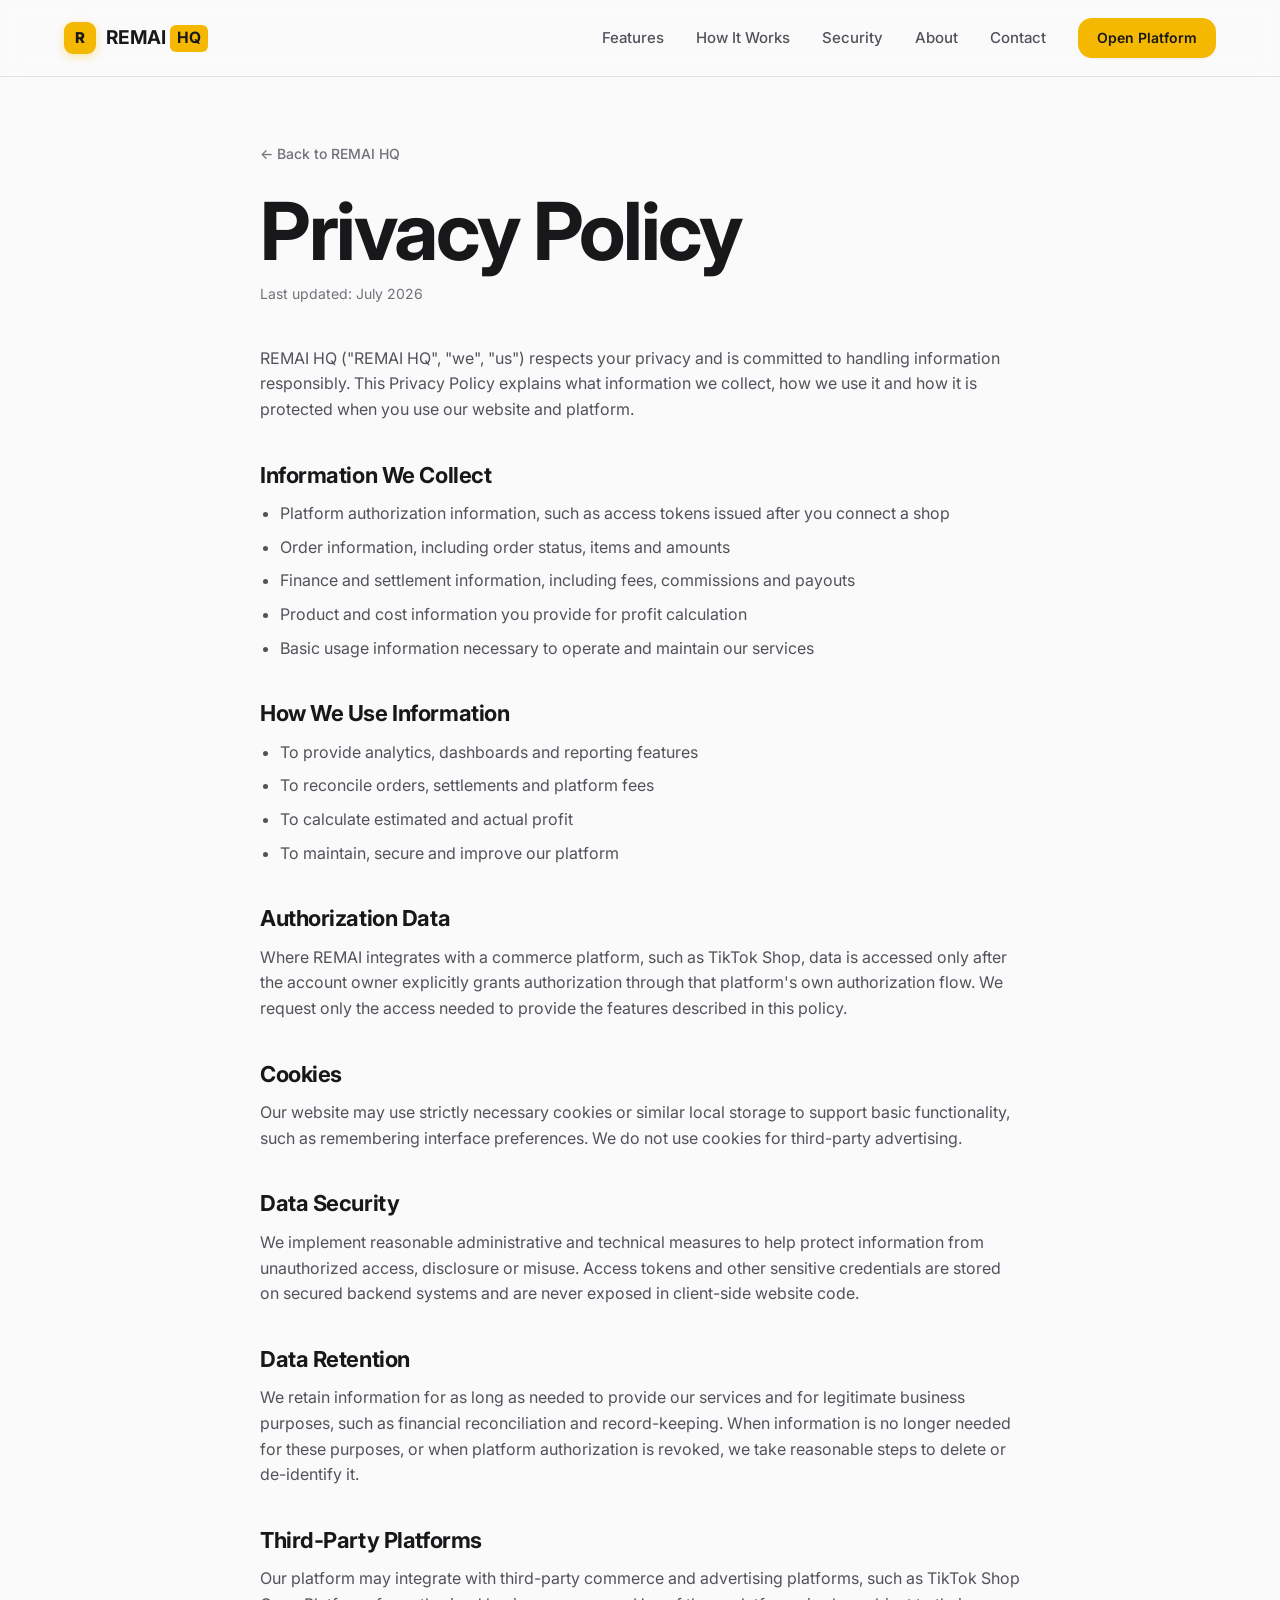
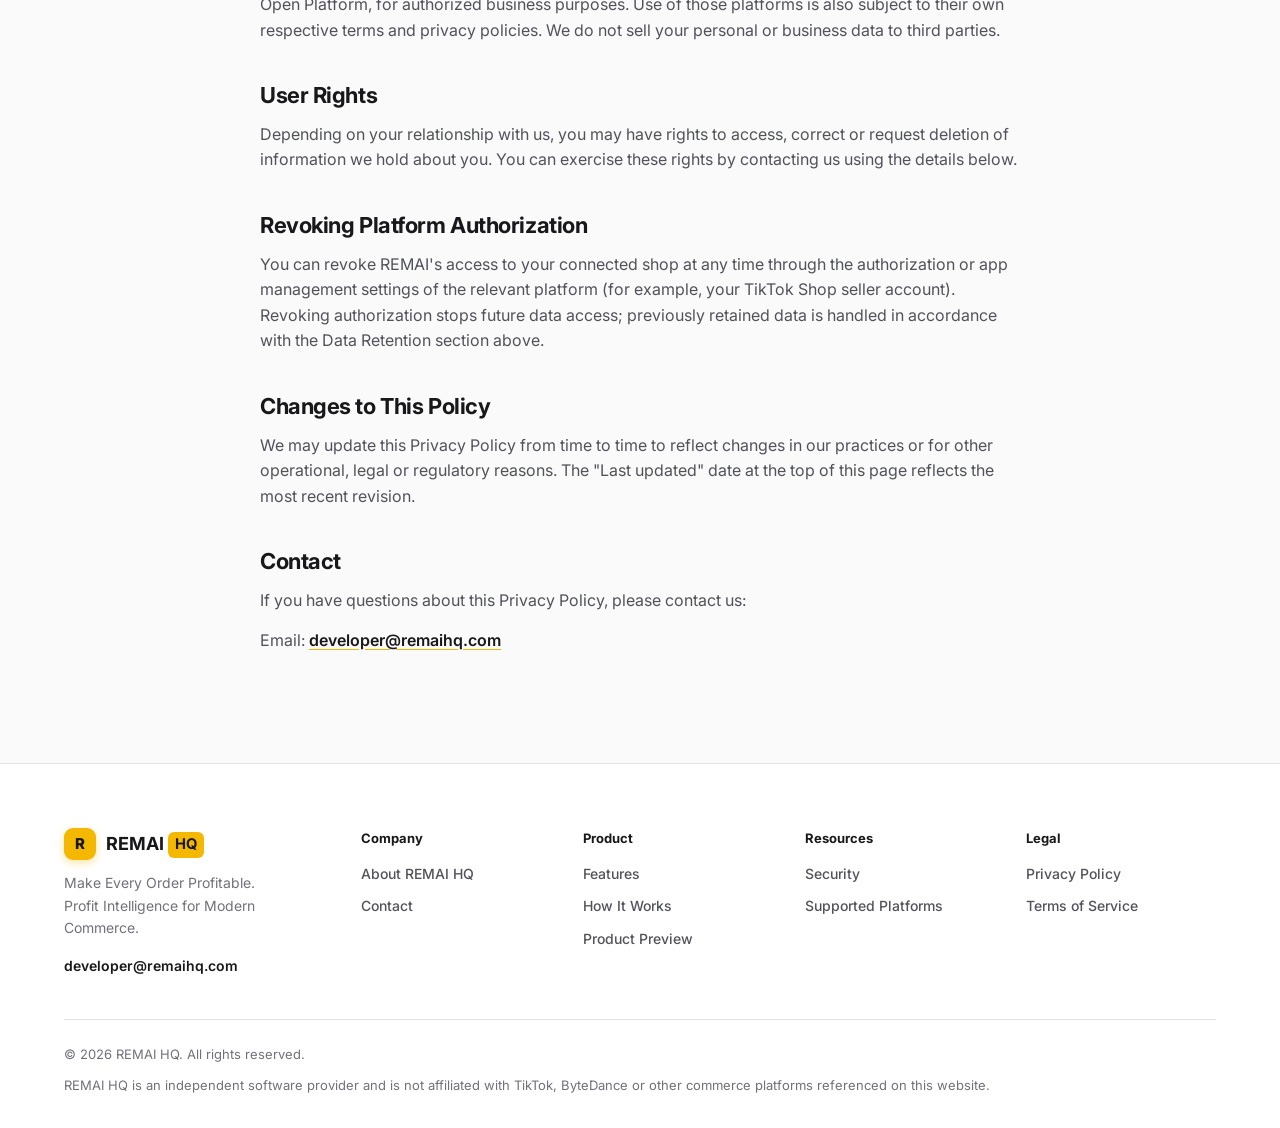
<file: privacy.html>
<!DOCTYPE html>
<html lang="en">
<head>
  <meta charset="UTF-8">
  <meta name="viewport" content="width=device-width, initial-scale=1.0">

  <title>Privacy Policy | REMAI HQ</title>
  <meta name="description" content="How REMAI HQ collects, uses and protects information, including data accessed through authorized platform integrations.">

  <link rel="canonical" href="https://remaihq.com/privacy.html">
  <meta name="theme-color" content="#FAFAFA">
  <link rel="icon" type="image/svg+xml" href="assets/img/favicon.svg">

  <meta property="og:title" content="Privacy Policy | REMAI HQ">
  <meta property="og:description" content="How REMAI HQ collects, uses and protects information, including data accessed through authorized platform integrations.">
  <meta property="og:url" content="https://remaihq.com/privacy.html">
  <meta property="og:type" content="website">
  <meta property="og:site_name" content="REMAI HQ">

  <link rel="preconnect" href="https://fonts.googleapis.com">
  <link rel="preconnect" href="https://fonts.gstatic.com" crossorigin>
  <link href="https://fonts.googleapis.com/css2?family=Inter:wght@400;500;600;700&display=swap" rel="stylesheet">

  <link rel="stylesheet" href="assets/css/styles.css">
</head>
<body>

  <header class="site-header">
    <div class="container navbar">
      <a href="index.html" class="brand" aria-label="REMAI HQ home">
        <span class="brand-mark" aria-hidden="true"><span>R</span></span>
        <span><span class="brand-word-remai">REMAI</span> <span class="brand-word-hq">HQ</span></span>
      </a>

      <nav class="nav-links" data-nav-links data-open="false" aria-label="Primary">
        <a href="index.html#features">Features</a>
        <a href="index.html#how-it-works">How It Works</a>
        <a href="index.html#security">Security</a>
        <a href="index.html#about">About</a>
        <a href="index.html#contact">Contact</a>
        <a href="index.html#contact" class="btn btn-primary btn-sm">Open Platform</a>
      </nav>

      <button class="nav-toggle" data-nav-toggle type="button" aria-label="Toggle navigation menu" aria-expanded="false">
        <svg viewBox="0 0 24 24" fill="none" stroke="currentColor" stroke-width="1.75" stroke-linecap="round" aria-hidden="true">
          <path d="M3 6h18M3 12h18M3 18h18"/>
        </svg>
      </button>
    </div>
  </header>

  <main class="legal-main">
    <div class="container">
      <div class="legal-header">
        <a href="index.html" class="legal-back">&larr; Back to REMAI HQ</a>
        <h1>Privacy Policy</h1>
        <p class="legal-updated">Last updated: July 2026</p>
      </div>

      <div class="legal-body">
        <p>
          REMAI HQ ("REMAI HQ", "we", "us") respects your privacy and is committed to handling
          information responsibly. This Privacy Policy explains what information we collect, how we
          use it and how it is protected when you use our website and platform.
        </p>

        <h2>Information We Collect</h2>
        <ul>
          <li>Platform authorization information, such as access tokens issued after you connect a shop</li>
          <li>Order information, including order status, items and amounts</li>
          <li>Finance and settlement information, including fees, commissions and payouts</li>
          <li>Product and cost information you provide for profit calculation</li>
          <li>Basic usage information necessary to operate and maintain our services</li>
        </ul>

        <h2>How We Use Information</h2>
        <ul>
          <li>To provide analytics, dashboards and reporting features</li>
          <li>To reconcile orders, settlements and platform fees</li>
          <li>To calculate estimated and actual profit</li>
          <li>To maintain, secure and improve our platform</li>
        </ul>

        <h2>Authorization Data</h2>
        <p>
          Where REMAI integrates with a commerce platform, such as TikTok Shop, data is accessed only
          after the account owner explicitly grants authorization through that platform's own
          authorization flow. We request only the access needed to provide the features described in
          this policy.
        </p>

        <h2>Cookies</h2>
        <p>
          Our website may use strictly necessary cookies or similar local storage to support basic
          functionality, such as remembering interface preferences. We do not use cookies for
          third-party advertising.
        </p>

        <h2>Data Security</h2>
        <p>
          We implement reasonable administrative and technical measures to help protect information
          from unauthorized access, disclosure or misuse. Access tokens and other sensitive credentials
          are stored on secured backend systems and are never exposed in client-side website code.
        </p>

        <h2>Data Retention</h2>
        <p>
          We retain information for as long as needed to provide our services and for legitimate
          business purposes, such as financial reconciliation and record-keeping. When information is
          no longer needed for these purposes, or when platform authorization is revoked, we take
          reasonable steps to delete or de-identify it.
        </p>

        <h2>Third-Party Platforms</h2>
        <p>
          Our platform may integrate with third-party commerce and advertising platforms, such as
          TikTok Shop Open Platform, for authorized business purposes. Use of those platforms is also
          subject to their own respective terms and privacy policies. We do not sell your personal or
          business data to third parties.
        </p>

        <h2>User Rights</h2>
        <p>
          Depending on your relationship with us, you may have rights to access, correct or request
          deletion of information we hold about you. You can exercise these rights by contacting us
          using the details below.
        </p>

        <h2>Revoking Platform Authorization</h2>
        <p>
          You can revoke REMAI's access to your connected shop at any time through the authorization or
          app management settings of the relevant platform (for example, your TikTok Shop seller
          account). Revoking authorization stops future data access; previously retained data is
          handled in accordance with the Data Retention section above.
        </p>

        <h2>Changes to This Policy</h2>
        <p>
          We may update this Privacy Policy from time to time to reflect changes in our practices or
          for other operational, legal or regulatory reasons. The "Last updated" date at the top of this
          page reflects the most recent revision.
        </p>

        <h2>Contact</h2>
        <p>If you have questions about this Privacy Policy, please contact us:</p>
        <p>Email: <a href="mailto:developer@remaihq.com">developer@remaihq.com</a></p>
      </div>
    </div>
  </main>

  <footer class="site-footer">
    <div class="container">
      <div class="footer-top">
        <div>
          <div class="footer-brand-word">
            <span class="brand-mark" aria-hidden="true"><span>R</span></span>
            <span><span class="brand-word-remai">REMAI</span> <span class="brand-word-hq">HQ</span></span>
          </div>
          <div class="footer-tagline">Make Every Order Profitable.<br>Profit Intelligence for Modern Commerce.</div>
          <a href="mailto:developer@remaihq.com" class="footer-email">developer@remaihq.com</a>
        </div>

        <div>
          <div class="footer-col-title">Company</div>
          <nav class="footer-col-links" aria-label="Company">
            <a href="index.html#about">About REMAI HQ</a>
            <a href="index.html#contact">Contact</a>
          </nav>
        </div>

        <div>
          <div class="footer-col-title">Product</div>
          <nav class="footer-col-links" aria-label="Product">
            <a href="index.html#features">Features</a>
            <a href="index.html#how-it-works">How It Works</a>
            <a href="index.html#preview">Product Preview</a>
          </nav>
        </div>

        <div>
          <div class="footer-col-title">Resources</div>
          <nav class="footer-col-links" aria-label="Resources">
            <a href="index.html#security">Security</a>
            <a href="index.html#platforms">Supported Platforms</a>
          </nav>
        </div>

        <div>
          <div class="footer-col-title">Legal</div>
          <nav class="footer-col-links" aria-label="Legal">
            <a href="privacy.html">Privacy Policy</a>
            <a href="terms.html">Terms of Service</a>
          </nav>
        </div>
      </div>

      <div class="footer-bottom">
        <p>&copy; <span data-current-year>2026</span> REMAI HQ. All rights reserved.</p>
        <p>REMAI HQ is an independent software provider and is not affiliated with TikTok, ByteDance or other commerce platforms referenced on this website.</p>
      </div>
    </div>
  </footer>

  <script src="assets/js/main.js"></script>
</body>
</html>
</file>
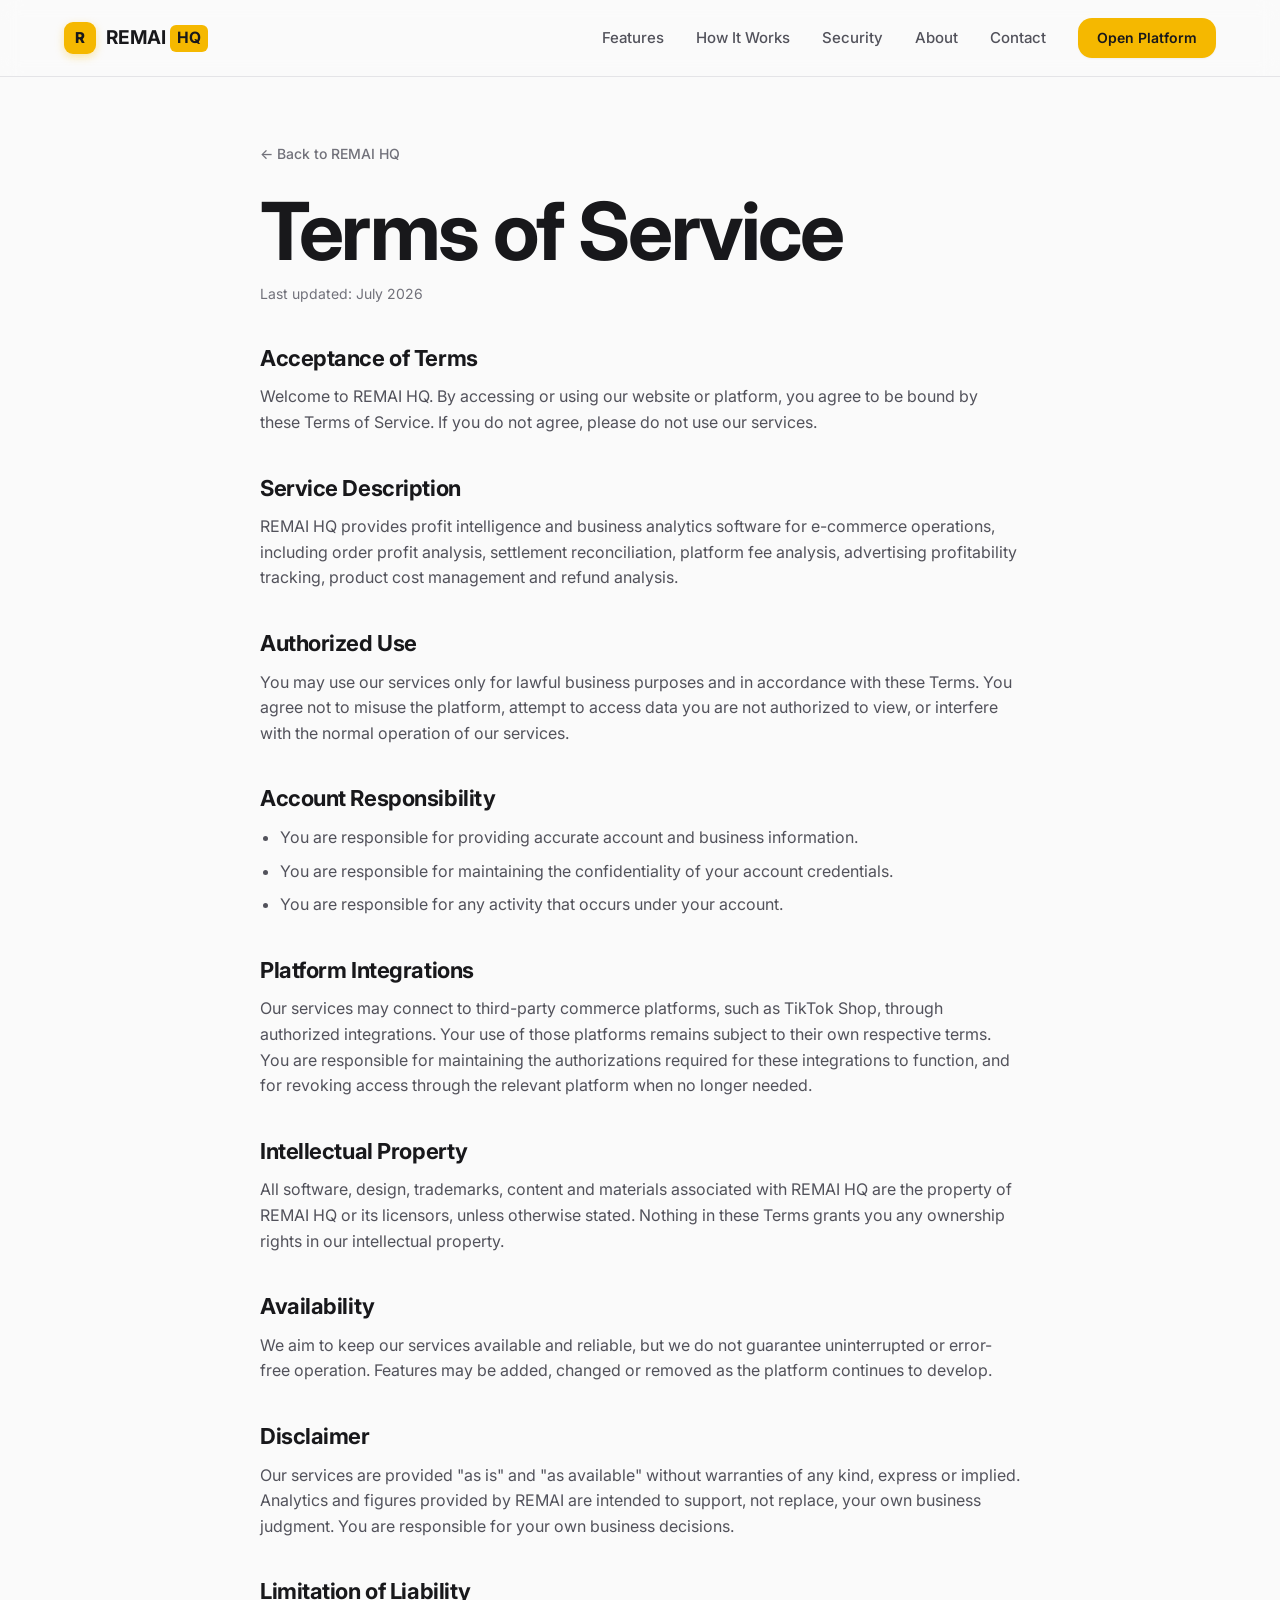
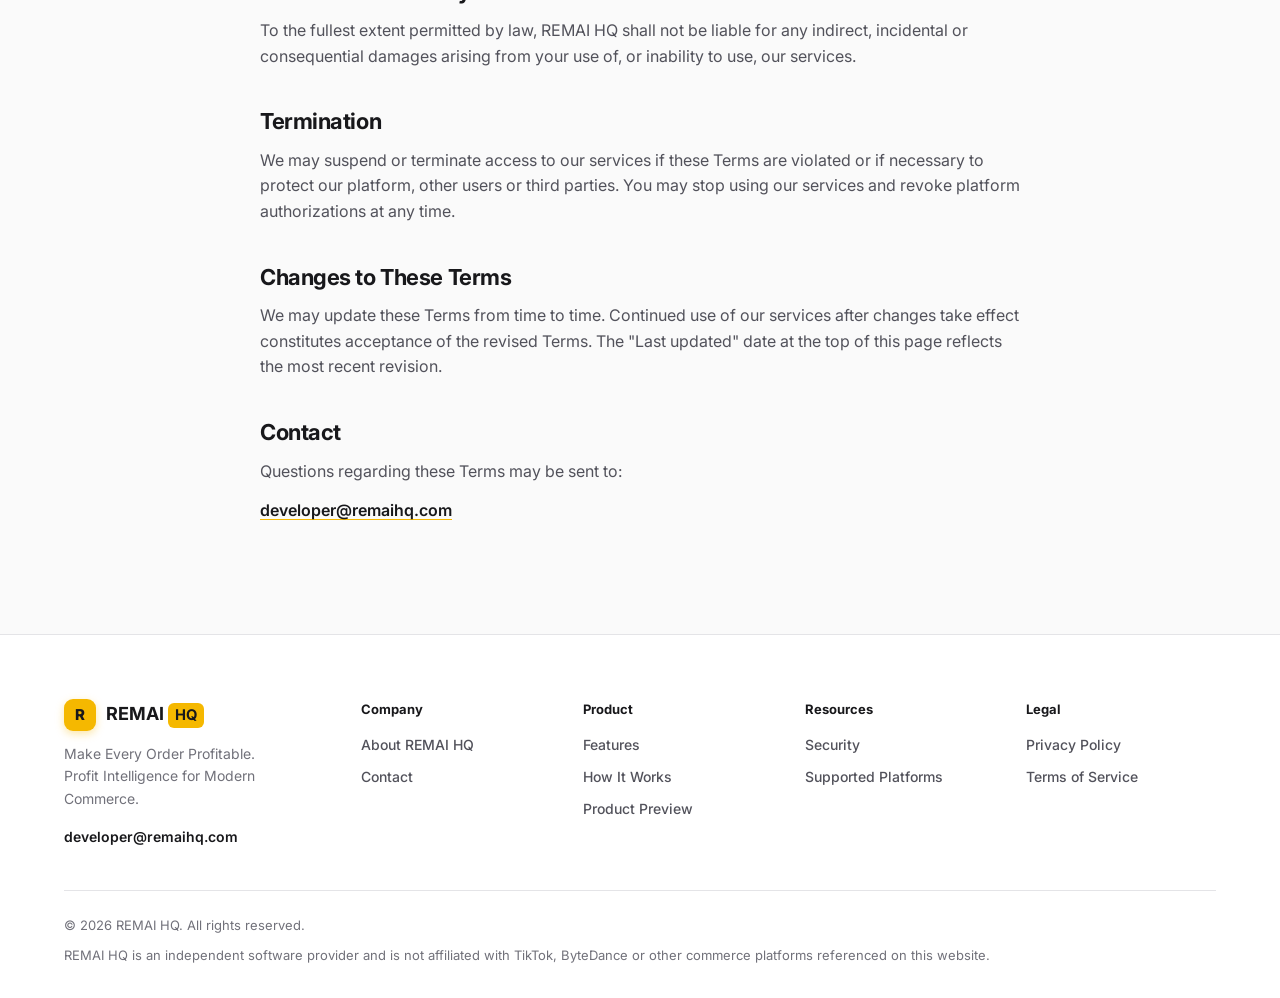
<file: terms.html>
<!DOCTYPE html>
<html lang="en">
<head>
  <meta charset="UTF-8">
  <meta name="viewport" content="width=device-width, initial-scale=1.0">

  <title>Terms of Service | REMAI HQ</title>
  <meta name="description" content="The terms that govern use of the REMAI HQ website and platform.">

  <link rel="canonical" href="https://remaihq.com/terms.html">
  <meta name="theme-color" content="#FAFAFA">
  <link rel="icon" type="image/svg+xml" href="assets/img/favicon.svg">

  <meta property="og:title" content="Terms of Service | REMAI HQ">
  <meta property="og:description" content="The terms that govern use of the REMAI HQ website and platform.">
  <meta property="og:url" content="https://remaihq.com/terms.html">
  <meta property="og:type" content="website">
  <meta property="og:site_name" content="REMAI HQ">

  <link rel="preconnect" href="https://fonts.googleapis.com">
  <link rel="preconnect" href="https://fonts.gstatic.com" crossorigin>
  <link href="https://fonts.googleapis.com/css2?family=Inter:wght@400;500;600;700&display=swap" rel="stylesheet">

  <link rel="stylesheet" href="assets/css/styles.css">
</head>
<body>

  <header class="site-header">
    <div class="container navbar">
      <a href="index.html" class="brand" aria-label="REMAI HQ home">
        <span class="brand-mark" aria-hidden="true"><span>R</span></span>
        <span><span class="brand-word-remai">REMAI</span> <span class="brand-word-hq">HQ</span></span>
      </a>

      <nav class="nav-links" data-nav-links data-open="false" aria-label="Primary">
        <a href="index.html#features">Features</a>
        <a href="index.html#how-it-works">How It Works</a>
        <a href="index.html#security">Security</a>
        <a href="index.html#about">About</a>
        <a href="index.html#contact">Contact</a>
        <a href="index.html#contact" class="btn btn-primary btn-sm">Open Platform</a>
      </nav>

      <button class="nav-toggle" data-nav-toggle type="button" aria-label="Toggle navigation menu" aria-expanded="false">
        <svg viewBox="0 0 24 24" fill="none" stroke="currentColor" stroke-width="1.75" stroke-linecap="round" aria-hidden="true">
          <path d="M3 6h18M3 12h18M3 18h18"/>
        </svg>
      </button>
    </div>
  </header>

  <main class="legal-main">
    <div class="container">
      <div class="legal-header">
        <a href="index.html" class="legal-back">&larr; Back to REMAI HQ</a>
        <h1>Terms of Service</h1>
        <p class="legal-updated">Last updated: July 2026</p>
      </div>

      <div class="legal-body">
        <h2>Acceptance of Terms</h2>
        <p>
          Welcome to REMAI HQ. By accessing or using our website or platform, you agree to be bound by
          these Terms of Service. If you do not agree, please do not use our services.
        </p>

        <h2>Service Description</h2>
        <p>
          REMAI HQ provides profit intelligence and business analytics software for e-commerce
          operations, including order profit analysis, settlement reconciliation, platform fee analysis,
          advertising profitability tracking, product cost management and refund analysis.
        </p>

        <h2>Authorized Use</h2>
        <p>
          You may use our services only for lawful business purposes and in accordance with these
          Terms. You agree not to misuse the platform, attempt to access data you are not authorized to
          view, or interfere with the normal operation of our services.
        </p>

        <h2>Account Responsibility</h2>
        <ul>
          <li>You are responsible for providing accurate account and business information.</li>
          <li>You are responsible for maintaining the confidentiality of your account credentials.</li>
          <li>You are responsible for any activity that occurs under your account.</li>
        </ul>

        <h2>Platform Integrations</h2>
        <p>
          Our services may connect to third-party commerce platforms, such as TikTok Shop, through
          authorized integrations. Your use of those platforms remains subject to their own respective
          terms. You are responsible for maintaining the authorizations required for these integrations
          to function, and for revoking access through the relevant platform when no longer needed.
        </p>

        <h2>Intellectual Property</h2>
        <p>
          All software, design, trademarks, content and materials associated with REMAI HQ are the
          property of REMAI HQ or its licensors, unless otherwise stated. Nothing in these Terms grants
          you any ownership rights in our intellectual property.
        </p>

        <h2>Availability</h2>
        <p>
          We aim to keep our services available and reliable, but we do not guarantee uninterrupted or
          error-free operation. Features may be added, changed or removed as the platform continues to
          develop.
        </p>

        <h2>Disclaimer</h2>
        <p>
          Our services are provided "as is" and "as available" without warranties of any kind, express
          or implied. Analytics and figures provided by REMAI are intended to support, not replace,
          your own business judgment. You are responsible for your own business decisions.
        </p>

        <h2>Limitation of Liability</h2>
        <p>
          To the fullest extent permitted by law, REMAI HQ shall not be liable for any indirect,
          incidental or consequential damages arising from your use of, or inability to use, our
          services.
        </p>

        <h2>Termination</h2>
        <p>
          We may suspend or terminate access to our services if these Terms are violated or if
          necessary to protect our platform, other users or third parties. You may stop using our
          services and revoke platform authorizations at any time.
        </p>

        <h2>Changes to These Terms</h2>
        <p>
          We may update these Terms from time to time. Continued use of our services after changes take
          effect constitutes acceptance of the revised Terms. The "Last updated" date at the top of this
          page reflects the most recent revision.
        </p>

        <h2>Contact</h2>
        <p>Questions regarding these Terms may be sent to:</p>
        <p><a href="mailto:developer@remaihq.com">developer@remaihq.com</a></p>
      </div>
    </div>
  </main>

  <footer class="site-footer">
    <div class="container">
      <div class="footer-top">
        <div>
          <div class="footer-brand-word">
            <span class="brand-mark" aria-hidden="true"><span>R</span></span>
            <span><span class="brand-word-remai">REMAI</span> <span class="brand-word-hq">HQ</span></span>
          </div>
          <div class="footer-tagline">Make Every Order Profitable.<br>Profit Intelligence for Modern Commerce.</div>
          <a href="mailto:developer@remaihq.com" class="footer-email">developer@remaihq.com</a>
        </div>

        <div>
          <div class="footer-col-title">Company</div>
          <nav class="footer-col-links" aria-label="Company">
            <a href="index.html#about">About REMAI HQ</a>
            <a href="index.html#contact">Contact</a>
          </nav>
        </div>

        <div>
          <div class="footer-col-title">Product</div>
          <nav class="footer-col-links" aria-label="Product">
            <a href="index.html#features">Features</a>
            <a href="index.html#how-it-works">How It Works</a>
            <a href="index.html#preview">Product Preview</a>
          </nav>
        </div>

        <div>
          <div class="footer-col-title">Resources</div>
          <nav class="footer-col-links" aria-label="Resources">
            <a href="index.html#security">Security</a>
            <a href="index.html#platforms">Supported Platforms</a>
          </nav>
        </div>

        <div>
          <div class="footer-col-title">Legal</div>
          <nav class="footer-col-links" aria-label="Legal">
            <a href="privacy.html">Privacy Policy</a>
            <a href="terms.html">Terms of Service</a>
          </nav>
        </div>
      </div>

      <div class="footer-bottom">
        <p>&copy; <span data-current-year>2026</span> REMAI HQ. All rights reserved.</p>
        <p>REMAI HQ is an independent software provider and is not affiliated with TikTok, ByteDance or other commerce platforms referenced on this website.</p>
      </div>
    </div>
  </footer>

  <script src="assets/js/main.js"></script>
</body>
</html>
</file>
<file: assets/css/styles.css>
/* ==========================================================================
   REMAI HQ — Design system
   Pure CSS, no build step. Variables drive the whole visual system.
   ========================================================================== */

:root {
  /* Color */
  --color-primary: #F5B800;
  --color-primary-hover: #DFA700;
  --color-primary-soft: #FFF7D6;

  --color-text: #18181B;
  --color-text-secondary: #52525B;
  --color-text-muted: #71717A;

  --color-background: #FAFAFA;
  --color-surface: #FFFFFF;
  --color-surface-secondary: #F4F4F5;

  --color-border: #E4E4E7;
  --color-border-strong: #D4D4D8;

  --color-success: #16A34A;
  --color-warning: #F59E0B;
  --color-danger: #DC2626;

  /* Type */
  --font-sans: "Inter", system-ui, -apple-system, BlinkMacSystemFont, "Segoe UI", sans-serif;

  /* Shape */
  --radius-control: 10px;
  --radius-button: 14px;
  --radius-card: 18px;

  /* Elevation */
  --shadow-card: 0 10px 30px rgba(24, 24, 27, 0.06);

  /* Motion */
  --ease-standard: cubic-bezier(0.4, 0, 0.2, 1);
  --duration-fast: 150ms;
  --duration-base: 220ms;

  /* Layout */
  --container-max: 1200px;
  --section-padding: 96px;
  --section-padding-tight: 72px;
  --section-padding-mobile: 72px;
}

/* ---------- Reset ---------- */

*,
*::before,
*::after {
  box-sizing: border-box;
  margin: 0;
  padding: 0;
}

html {
  scroll-behavior: smooth;
  -webkit-text-size-adjust: 100%;
}

@media (prefers-reduced-motion: reduce) {
  html {
    scroll-behavior: auto;
  }

  *,
  *::before,
  *::after {
    animation-duration: 0.01ms !important;
    animation-iteration-count: 1 !important;
    transition-duration: 0.01ms !important;
    scroll-behavior: auto !important;
  }
}

body {
  font-family: var(--font-sans);
  color: var(--color-text);
  background: var(--color-background);
  line-height: 1.6;
  font-size: 16px;
  overflow-x: hidden;
}

img,
svg {
  display: block;
  max-width: 100%;
}

a {
  color: inherit;
  text-decoration: none;
}

ul {
  list-style: none;
}

button {
  font-family: inherit;
  cursor: pointer;
}

:focus-visible {
  outline: 2px solid var(--color-primary-hover);
  outline-offset: 2px;
  border-radius: 4px;
}

/* ---------- Reveal-on-scroll ---------- */

[data-animate] {
  opacity: 0;
  transform: translateY(16px);
  transition: opacity var(--duration-base) var(--ease-standard), transform var(--duration-base) var(--ease-standard);
}

[data-animate].is-visible {
  opacity: 1;
  transform: none;
}

.card-grid-2 [data-animate]:nth-child(2),
.card-grid-3 [data-animate]:nth-child(2),
.card-grid-4 [data-animate]:nth-child(2) { transition-delay: 60ms; }
.card-grid-2 [data-animate]:nth-child(3),
.card-grid-3 [data-animate]:nth-child(3),
.card-grid-4 [data-animate]:nth-child(3) { transition-delay: 120ms; }
.card-grid-2 [data-animate]:nth-child(4),
.card-grid-4 [data-animate]:nth-child(4) { transition-delay: 180ms; }
.card-grid-4 [data-animate]:nth-child(5) { transition-delay: 240ms; }
.card-grid-4 [data-animate]:nth-child(6) { transition-delay: 300ms; }
.card-grid-4 [data-animate]:nth-child(7) { transition-delay: 360ms; }
.card-grid-4 [data-animate]:nth-child(8) { transition-delay: 420ms; }

@media (prefers-reduced-motion: reduce) {
  [data-animate] {
    opacity: 1;
    transform: none;
  }
}

.container {
  width: 100%;
  max-width: var(--container-max);
  margin: 0 auto;
  padding: 0 24px;
}

section {
  padding: var(--section-padding) 0;
}

section.section-tight {
  padding: var(--section-padding-tight) 0;
}

@media (max-width: 768px) {
  section,
  section.section-tight {
    padding: var(--section-padding-mobile) 0;
  }
}

.section-surface {
  background: var(--color-surface);
}

.section-tint {
  background: var(--color-surface-secondary);
}

.eyebrow {
  display: inline-flex;
  align-items: center;
  gap: 8px;
  padding: 7px 14px;
  margin-bottom: 20px;
  color: var(--color-text);
  background: var(--color-primary-soft);
  border-radius: 999px;
  font-size: 13px;
  font-weight: 600;
  letter-spacing: 0.02em;
}

.section-heading {
  max-width: 720px;
  margin: 0 auto 56px;
  text-align: center;
}

.section-heading .eyebrow {
  margin-left: auto;
  margin-right: auto;
}

.section-heading p {
  margin-top: 16px;
  color: var(--color-text-secondary);
  font-size: 18px;
}

h1,
h2,
h3,
h4 {
  font-weight: 700;
  letter-spacing: -0.02em;
  color: var(--color-text);
}

h1 {
  font-size: clamp(48px, 7vw, 80px);
  line-height: 1.05;
  letter-spacing: -0.03em;
}

h2 {
  font-size: clamp(32px, 5vw, 52px);
  line-height: 1.12;
}

h3 {
  font-size: 20px;
  line-height: 1.3;
}

p {
  color: var(--color-text-secondary);
}

/* ---------- Buttons ---------- */

.btn {
  display: inline-flex;
  align-items: center;
  justify-content: center;
  gap: 8px;
  height: 48px;
  padding: 0 24px;
  border-radius: var(--radius-button);
  border: 1px solid transparent;
  font-size: 15px;
  font-weight: 600;
  white-space: nowrap;
  box-shadow: 0 1px 2px rgba(24, 24, 27, 0.04);
  transition: transform var(--duration-fast) var(--ease-standard),
    background-color var(--duration-fast) var(--ease-standard),
    border-color var(--duration-fast) var(--ease-standard),
    box-shadow var(--duration-fast) var(--ease-standard);
}

.btn:active {
  transform: translateY(0);
}

.btn-primary {
  color: var(--color-text);
  background: var(--color-primary);
}

.btn-primary:hover {
  background: var(--color-primary-hover);
  transform: translateY(-2px);
  box-shadow: 0 12px 24px rgba(223, 167, 0, 0.32);
}

.btn-secondary {
  color: var(--color-text);
  background: var(--color-surface);
  border-color: var(--color-border-strong);
}

.btn-secondary:hover {
  border-color: var(--color-text-muted);
  transform: translateY(-2px);
  box-shadow: 0 10px 22px rgba(24, 24, 27, 0.09);
}

.btn-sm {
  height: 40px;
  padding: 0 18px;
  font-size: 14px;
}

/* ---------- Header / Nav ---------- */

.site-header {
  position: sticky;
  top: 0;
  z-index: 100;
  background: rgba(250, 250, 250, 0.82);
  backdrop-filter: blur(10px);
  -webkit-backdrop-filter: blur(10px);
  border-bottom: 1px solid var(--color-border);
}

.navbar {
  display: flex;
  align-items: center;
  justify-content: space-between;
  gap: 20px;
  min-height: 76px;
}

.brand {
  display: flex;
  align-items: center;
  gap: 10px;
  font-size: 19px;
  font-weight: 700;
  letter-spacing: -0.01em;
  transition: opacity var(--duration-fast) var(--ease-standard);
}

.brand:hover {
  opacity: 0.85;
}

.brand-mark {
  width: 32px;
  height: 32px;
  border-radius: 9px;
  background: var(--color-primary);
  display: grid;
  place-items: center;
  flex-shrink: 0;
  box-shadow: 0 3px 8px rgba(245, 184, 0, 0.35);
}

.brand-mark span {
  color: var(--color-text);
  font-size: 15px;
  font-weight: 800;
}

.brand-word-remai {
  color: var(--color-text);
}

.brand-word-hq {
  display: inline-flex;
  align-items: center;
  padding: 1px 7px;
  color: var(--color-text);
  background: var(--color-primary);
  border-radius: 6px;
  font-size: 0.82em;
  vertical-align: middle;
}

.nav-links {
  display: flex;
  align-items: center;
  gap: 32px;
}

.nav-links a:not(.btn) {
  color: var(--color-text-secondary);
  font-size: 15px;
  font-weight: 500;
  transition: color 0.15s ease;
}

.nav-links a:not(.btn):hover {
  color: var(--color-text);
}

.nav-actions {
  display: flex;
  align-items: center;
  gap: 28px;
}

.nav-toggle {
  display: none;
  align-items: center;
  justify-content: center;
  width: 42px;
  height: 42px;
  background: transparent;
  border: 1px solid var(--color-border);
  border-radius: var(--radius-control);
}

.nav-toggle svg {
  width: 20px;
  height: 20px;
}

@media (max-width: 900px) {
  .nav-links {
    position: absolute;
    top: 76px;
    left: 0;
    right: 0;
    flex-direction: column;
    align-items: stretch;
    gap: 2px;
    padding: 12px;
    background: var(--color-surface);
    border-bottom: 1px solid var(--color-border);
    box-shadow: var(--shadow-card);
    transform-origin: top;
    transform: scaleY(0);
    opacity: 0;
    pointer-events: none;
    transition: transform 0.18s ease, opacity 0.18s ease;
  }

  .nav-links[data-open="true"] {
    transform: scaleY(1);
    opacity: 1;
    pointer-events: auto;
  }

  .nav-links a:not(.btn) {
    padding: 12px 10px;
    border-radius: var(--radius-control);
  }

  .nav-links a:not(.btn):hover {
    background: var(--color-surface-secondary);
  }

  .nav-links .btn {
    margin: 8px 10px 4px;
  }

  .nav-toggle {
    display: inline-flex;
  }
}

/* ---------- Hero ---------- */

.hero {
  position: relative;
  padding-top: 88px;
  overflow: hidden;
}

.hero::before,
.hero::after {
  content: "";
  position: absolute;
  z-index: 0;
  pointer-events: none;
}

.hero::before {
  inset: 0;
  background-image:
    radial-gradient(circle at 84% 6%, rgba(245, 184, 0, 0.13), transparent 40%),
    radial-gradient(circle at 4% 65%, rgba(24, 24, 27, 0.05), transparent 46%),
    linear-gradient(160deg, rgba(245, 184, 0, 0.05), transparent 60%),
    linear-gradient(var(--color-border) 1px, transparent 1px),
    linear-gradient(90deg, var(--color-border) 1px, transparent 1px);
  background-size: auto, auto, auto, 64px 64px, 64px 64px;
  -webkit-mask-image: linear-gradient(to bottom, black, transparent 85%);
  mask-image: linear-gradient(to bottom, black, transparent 85%);
  opacity: 0.55;
}

.hero::after {
  top: -40px;
  right: -60px;
  width: 55%;
  height: 70%;
  background-image: radial-gradient(rgba(24, 24, 27, 0.09) 1px, transparent 1px);
  background-size: 16px 16px;
  -webkit-mask-image: radial-gradient(circle at 75% 20%, black, transparent 70%);
  mask-image: radial-gradient(circle at 75% 20%, black, transparent 70%);
  opacity: 0.4;
}

.hero-grid {
  position: relative;
  z-index: 1;
  display: grid;
  grid-template-columns: 1.05fr 0.95fr;
  align-items: center;
  gap: 56px;
}

.hero-copy .eyebrow {
  margin-bottom: 18px;
}

.hero-copy h1 {
  margin-bottom: 26px;
}

.hero-copy p.lede {
  max-width: 560px;
  margin: 0 0 40px;
  font-size: 18px;
  line-height: 1.65;
  color: var(--color-text-secondary);
}

.hero-actions {
  display: flex;
  flex-wrap: wrap;
  gap: 12px;
  margin-bottom: 30px;
}

.hero-note {
  display: flex;
  align-items: center;
  gap: 8px;
  color: var(--color-text-muted);
  font-size: 14px;
}

.hero-note::before {
  content: "";
  width: 6px;
  height: 6px;
  border-radius: 50%;
  background: var(--color-primary);
  flex-shrink: 0;
}

/* ---------- Dashboard preview (hero) ---------- */

.dashboard-card {
  position: relative;
  padding: 20px;
  background: var(--color-text);
  border-radius: 22px;
  box-shadow: 0 30px 60px rgba(24, 24, 27, 0.18);
}

.dashboard-chrome {
  display: flex;
  align-items: center;
  justify-content: space-between;
  margin-bottom: 16px;
}

.dashboard-dots {
  display: flex;
  gap: 6px;
}

.dashboard-dots span {
  width: 9px;
  height: 9px;
  border-radius: 50%;
  background: rgba(255, 255, 255, 0.22);
}

.dashboard-tag {
  padding: 4px 10px;
  color: var(--color-primary);
  background: rgba(245, 184, 0, 0.14);
  border-radius: 999px;
  font-size: 11px;
  font-weight: 700;
  letter-spacing: 0.04em;
  text-transform: uppercase;
}

.dashboard-panel {
  padding: 20px;
  background: var(--color-surface);
  border-radius: 15px;
}

.dashboard-panel-title {
  margin-bottom: 16px;
  font-size: 15px;
  font-weight: 700;
  color: var(--color-text);
}

.metric-grid {
  display: grid;
  grid-template-columns: repeat(2, 1fr);
  gap: 10px;
}

.metric-tile {
  padding: 14px;
  background: var(--color-surface-secondary);
  border: 1px solid var(--color-border);
  border-radius: 12px;
}

.metric-label {
  color: var(--color-text-muted);
  font-size: 11px;
  font-weight: 600;
  letter-spacing: 0.03em;
  text-transform: uppercase;
}

.metric-value {
  margin-top: 6px;
  font-size: 19px;
  font-weight: 700;
  color: var(--color-text);
}

.metric-value.is-positive {
  color: var(--color-success);
}

.metric-trend {
  display: inline-flex;
  align-items: center;
  gap: 3px;
  margin-top: 6px;
  font-size: 12px;
  font-weight: 700;
}

.metric-trend svg {
  width: 11px;
  height: 11px;
}

.metric-trend.is-good {
  color: var(--color-success);
}

.metric-trend.is-bad {
  color: var(--color-danger);
}

.metric-period {
  display: inline-flex;
  margin-top: 6px;
  padding: 2px 8px;
  color: var(--color-text-secondary);
  background: var(--color-primary-soft);
  border-radius: 999px;
  font-size: 11px;
  font-weight: 600;
}

.mini-chart {
  display: flex;
  align-items: flex-end;
  gap: 6px;
  height: 84px;
  margin-top: 12px;
  padding: 14px;
  background: var(--color-surface-secondary);
  border: 1px solid var(--color-border);
  border-radius: 12px;
}

.mini-chart .bar {
  flex: 1;
  min-width: 6px;
  background: var(--color-primary);
  border-radius: 4px 4px 1px 1px;
  opacity: 0.85;
}

.mini-chart .bar:last-child {
  opacity: 1;
}

/* ---------- Value / capability cards ---------- */

.card-grid-3 {
  display: grid;
  grid-template-columns: repeat(3, 1fr);
  gap: 20px;
}

.card-grid-4 {
  display: grid;
  grid-template-columns: repeat(4, 1fr);
  gap: 20px;
}

.card {
  padding: 28px;
  background: var(--color-surface);
  border: 1px solid var(--color-border);
  border-radius: var(--radius-card);
  box-shadow: var(--shadow-card);
  transition: transform 0.15s ease, box-shadow 0.15s ease;
}

.card:hover {
  transform: translateY(-3px);
  box-shadow: 0 16px 36px rgba(24, 24, 27, 0.09);
}

.card-icon {
  width: 44px;
  height: 44px;
  display: grid;
  place-items: center;
  margin-bottom: 18px;
  background: var(--color-primary-soft);
  border-radius: 12px;
  color: var(--color-text);
  box-shadow: inset 0 0 0 1px rgba(245, 184, 0, 0.18);
}

.card-icon svg {
  width: 22px;
  height: 22px;
}

.card h3 {
  margin-bottom: 8px;
}

.card p {
  font-size: 15px;
}

/* ---------- How it works ---------- */

.flow {
  display: flex;
  align-items: flex-start;
}

.flow-step {
  position: relative;
  flex: 1;
  min-width: 0;
  padding: 0 8px;
  text-align: center;
}

.flow-connector {
  position: relative;
  flex: 0 0 44px;
  height: 46px;
  margin-top: 0;
  display: flex;
  align-items: center;
  justify-content: center;
}

.flow-connector::before {
  content: "";
  position: absolute;
  left: 0;
  right: 0;
  top: 50%;
  height: 1px;
  background: var(--color-border-strong);
}

.flow-connector svg {
  position: relative;
  z-index: 1;
  width: 15px;
  height: 15px;
  padding: 2px;
  background: var(--color-surface);
  color: var(--color-border-strong);
}

.flow-node {
  position: relative;
  z-index: 1;
  width: 46px;
  height: 46px;
  margin: 0 auto 18px;
  display: grid;
  place-items: center;
  background: var(--color-surface);
  border: 1px solid var(--color-border-strong);
  border-radius: 50%;
  font-weight: 700;
  font-size: 15px;
  color: var(--color-text);
}

.flow-step.is-core .flow-node {
  color: var(--color-text);
  background: var(--color-primary);
  border-color: var(--color-primary);
}

.flow-step h4 {
  margin-bottom: 8px;
  font-size: 15px;
  font-weight: 700;
}

.flow-step p {
  font-size: 13px;
  color: var(--color-text-muted);
}

@media (max-width: 900px) {
  .flow {
    flex-direction: column;
    align-items: center;
    max-width: 360px;
    margin: 0 auto;
  }

  .flow-step {
    width: 100%;
    padding: 0;
  }

  .flow-connector {
    flex: 0 0 32px;
    width: 46px;
    height: 32px;
  }

  .flow-connector::before {
    left: 50%;
    right: auto;
    top: 0;
    bottom: 0;
    width: 1px;
    height: 100%;
  }

  .flow-connector svg {
    transform: rotate(90deg);
  }
}

/* ---------- Product preview mock ---------- */

.preview-shell {
  display: grid;
  grid-template-columns: 220px 1fr;
  background: var(--color-surface);
  border: 1px solid var(--color-border);
  border-radius: var(--radius-card);
  box-shadow: var(--shadow-card);
  overflow: hidden;
}

.preview-sidebar {
  padding: 20px 14px;
  background: var(--color-surface-secondary);
  border-right: 1px solid var(--color-border);
}

.preview-sidebar-item {
  padding: 10px 12px;
  margin-bottom: 4px;
  border-radius: var(--radius-control);
  font-size: 14px;
  font-weight: 500;
  color: var(--color-text-secondary);
}

.preview-sidebar-item.is-active {
  color: var(--color-text);
  background: var(--color-surface);
  font-weight: 600;
  box-shadow: var(--shadow-card);
}

.preview-main {
  min-width: 0;
  padding: 22px;
}

.preview-toolbar {
  display: flex;
  flex-wrap: wrap;
  gap: 10px;
  margin-bottom: 20px;
}

.preview-chip {
  padding: 8px 14px;
  background: var(--color-surface-secondary);
  border: 1px solid var(--color-border);
  border-radius: 999px;
  font-size: 13px;
  font-weight: 500;
  color: var(--color-text-secondary);
}

.preview-grid {
  display: grid;
  grid-template-columns: repeat(4, 1fr);
  gap: 12px;
}

.preview-tile {
  padding: 16px;
  background: var(--color-surface);
  border: 1px solid var(--color-border);
  border-radius: 14px;
}

.preview-tile.span-2 {
  grid-column: span 2;
}

.preview-health {
  display: flex;
  align-items: center;
  gap: 14px;
  grid-column: 1 / -1;
  padding: 18px;
  background: var(--color-primary-soft);
  border: 1px solid var(--color-border);
  border-radius: 14px;
}

.preview-health-ring {
  width: 52px;
  height: 52px;
  border-radius: 50%;
  flex-shrink: 0;
  background: conic-gradient(var(--color-primary-hover) 0 78%, rgba(24, 24, 27, 0.08) 0 100%);
  display: grid;
  place-items: center;
}

.preview-health-ring span {
  width: 38px;
  height: 38px;
  border-radius: 50%;
  background: var(--color-surface);
  display: grid;
  place-items: center;
  font-size: 12px;
  font-weight: 700;
  color: var(--color-text);
}

.preview-health-label {
  font-size: 13px;
  font-weight: 600;
  color: var(--color-text-secondary);
}

.preview-health-value {
  font-size: 15px;
  font-weight: 700;
  color: var(--color-text);
}

.sparkline {
  margin-top: 8px;
}

.sparkline svg {
  width: 100%;
  height: 22px;
}

.preview-table-wrap {
  margin-top: 12px;
  padding: 16px;
  background: var(--color-surface);
  border: 1px solid var(--color-border);
  border-radius: 14px;
  overflow-x: auto;
}

.preview-table-title {
  margin-bottom: 12px;
  font-size: 13px;
  font-weight: 700;
  color: var(--color-text);
}

.preview-table {
  width: 100%;
  min-width: 480px;
  border-collapse: collapse;
  font-size: 13px;
}

.preview-table th {
  padding: 0 10px 10px;
  text-align: left;
  color: var(--color-text-muted);
  font-size: 11px;
  font-weight: 600;
  letter-spacing: 0.03em;
  text-transform: uppercase;
  border-bottom: 1px solid var(--color-border);
}

.preview-table td {
  padding: 10px;
  color: var(--color-text-secondary);
  border-bottom: 1px solid var(--color-border);
  white-space: nowrap;
}

.preview-table tr:last-child td {
  border-bottom: none;
}

.preview-table td:first-child,
.preview-table td:nth-child(3) {
  color: var(--color-text);
  font-weight: 600;
}

.status-pill {
  display: inline-flex;
  align-items: center;
  padding: 3px 10px;
  border-radius: 999px;
  font-size: 12px;
  font-weight: 600;
}

.status-pill.is-good {
  color: var(--color-success);
  background: rgba(22, 163, 74, 0.1);
}

.status-pill.is-warn {
  color: #92650a;
  background: rgba(245, 184, 0, 0.16);
}

.status-pill.is-bad {
  color: var(--color-danger);
  background: rgba(220, 38, 38, 0.1);
}

.preview-caption {
  margin-top: 20px;
  text-align: center;
  font-size: 15px;
  color: var(--color-text-muted);
}

@media (max-width: 900px) {
  .preview-shell {
    grid-template-columns: 1fr;
  }

  .preview-sidebar {
    display: flex;
    flex-wrap: wrap;
    gap: 6px;
    border-right: none;
    border-bottom: 1px solid var(--color-border);
  }

  .preview-sidebar-item {
    margin-bottom: 0;
  }

  .preview-grid {
    grid-template-columns: repeat(2, 1fr);
  }

  .preview-tile.span-2 {
    grid-column: span 2;
  }
}

@media (max-width: 480px) {
  .preview-grid {
    grid-template-columns: 1fr;
  }

  .preview-tile.span-2 {
    grid-column: span 1;
  }
}

/* ---------- Platform badges ---------- */

.platform-row {
  display: flex;
  flex-wrap: wrap;
  justify-content: center;
  gap: 14px;
  margin: 40px 0 32px;
}

.platform-badge {
  display: inline-flex;
  align-items: center;
  gap: 8px;
  padding: 12px 20px;
  background: var(--color-surface);
  border: 1px solid var(--color-border);
  border-radius: 999px;
  font-weight: 600;
  font-size: 15px;
}

.platform-badge .future {
  padding: 3px 9px;
  color: var(--color-text-muted);
  background: var(--color-surface-secondary);
  border-radius: 999px;
  font-size: 11px;
  font-weight: 700;
  letter-spacing: 0.03em;
  text-transform: uppercase;
}

.centered-copy {
  max-width: 720px;
  margin: 0 auto;
  text-align: center;
  font-size: 17px;
}

/* ---------- Security ---------- */

.card-grid-2 {
  display: grid;
  grid-template-columns: repeat(2, 1fr);
  gap: 20px;
}

.disclaimer-box {
  margin-top: 40px;
  padding: 22px 24px;
  background: var(--color-surface);
  border: 1px solid var(--color-border);
  border-radius: var(--radius-card);
}

.disclaimer-box p {
  font-size: 14px;
  color: var(--color-text-muted);
}

/* ---------- About ---------- */

.about-copy {
  max-width: 760px;
  margin: 0 auto;
  text-align: center;
}

.about-copy p {
  margin-top: 18px;
  font-size: 17px;
}

.about-copy p:first-of-type {
  margin-top: 0;
}

/* ---------- Final CTA ---------- */

.cta-box {
  padding: 64px 40px;
  text-align: center;
  background: var(--color-text);
  border-radius: 24px;
}

.cta-box h2 {
  color: var(--color-surface);
}

.cta-box p {
  max-width: 620px;
  margin: 18px auto 32px;
  color: rgba(255, 255, 255, 0.68);
}

.cta-actions {
  display: flex;
  flex-wrap: wrap;
  justify-content: center;
  align-items: center;
  gap: 16px;
}

.cta-email {
  color: rgba(255, 255, 255, 0.85);
  font-size: 15px;
  font-weight: 500;
}

/* ---------- Footer ---------- */

.site-footer {
  padding: 64px 0 32px;
  background: var(--color-surface);
  border-top: 1px solid var(--color-border);
}

.footer-top {
  display: grid;
  grid-template-columns: 1.4fr repeat(4, 1fr);
  gap: 32px;
  padding-bottom: 40px;
}

.footer-brand-word {
  display: flex;
  align-items: center;
  gap: 10px;
  font-size: 18px;
  font-weight: 700;
}

.footer-tagline {
  margin-top: 12px;
  font-size: 14px;
  color: var(--color-text-muted);
  max-width: 220px;
}

.footer-email {
  display: inline-block;
  margin-top: 16px;
  font-size: 14px;
  font-weight: 600;
  color: var(--color-text);
}

.footer-email:hover {
  color: var(--color-primary-hover);
}

.footer-col-title {
  margin-bottom: 14px;
  font-size: 13px;
  font-weight: 700;
  color: var(--color-text);
}

.footer-col-links {
  display: flex;
  flex-direction: column;
  gap: 10px;
}

.footer-col-links a {
  font-size: 14px;
  font-weight: 500;
  color: var(--color-text-secondary);
  transition: color var(--duration-fast) var(--ease-standard);
}

.footer-col-links a:hover {
  color: var(--color-text);
}

.footer-bottom {
  padding-top: 24px;
  border-top: 1px solid var(--color-border);
  display: flex;
  flex-direction: column;
  gap: 10px;
}

.footer-bottom p {
  font-size: 13px;
  color: var(--color-text-muted);
}

@media (max-width: 900px) {
  .footer-top {
    grid-template-columns: 1fr 1fr;
  }

  .footer-tagline {
    max-width: none;
  }
}

@media (max-width: 600px) {
  .footer-top {
    grid-template-columns: 1fr;
  }
}

/* ---------- Legal pages ---------- */

.legal-main {
  padding: 64px 0 var(--section-padding);
}

.legal-header {
  max-width: 760px;
  margin: 0 auto 40px;
}

.legal-back {
  display: inline-flex;
  align-items: center;
  gap: 6px;
  margin-bottom: 24px;
  color: var(--color-text-muted);
  font-size: 14px;
  font-weight: 500;
}

.legal-back:hover {
  color: var(--color-text);
}

.legal-updated {
  margin-top: 10px;
  color: var(--color-text-muted);
  font-size: 14px;
}

.legal-body {
  max-width: 760px;
  margin: 0 auto;
}

.legal-body h2 {
  font-size: 22px;
  margin: 40px 0 14px;
}

.legal-body h2:first-child {
  margin-top: 0;
}

.legal-body p {
  margin-bottom: 14px;
  font-size: 16px;
}

.legal-body ul {
  margin: 0 0 14px;
  padding-left: 20px;
  list-style: disc;
}

.legal-body li {
  margin-bottom: 8px;
  font-size: 16px;
  color: var(--color-text-secondary);
}

.legal-body a {
  color: var(--color-text);
  font-weight: 600;
  text-decoration: underline;
  text-decoration-color: var(--color-primary);
  text-underline-offset: 3px;
}

.legal-body a:hover {
  text-decoration-color: var(--color-primary-hover);
}

/* ---------- Responsive ---------- */

@media (max-width: 1200px) {
  :root {
    --container-max: 1080px;
  }
}

@media (max-width: 992px) {
  .card-grid-4 {
    grid-template-columns: repeat(2, 1fr);
  }
}

@media (max-width: 900px) {
  .hero-grid {
    grid-template-columns: 1fr;
  }

  .card-grid-3 {
    grid-template-columns: 1fr;
  }
}

@media (max-width: 768px) {
  .card-grid-4 {
    grid-template-columns: 1fr 1fr;
  }
}

@media (max-width: 480px) {
  .container {
    padding: 0 18px;
  }

  .card-grid-4,
  .metric-grid {
    grid-template-columns: 1fr;
  }

  .cta-box {
    padding: 44px 22px;
  }

  h1 {
    letter-spacing: -0.02em;
  }
}
</file>
